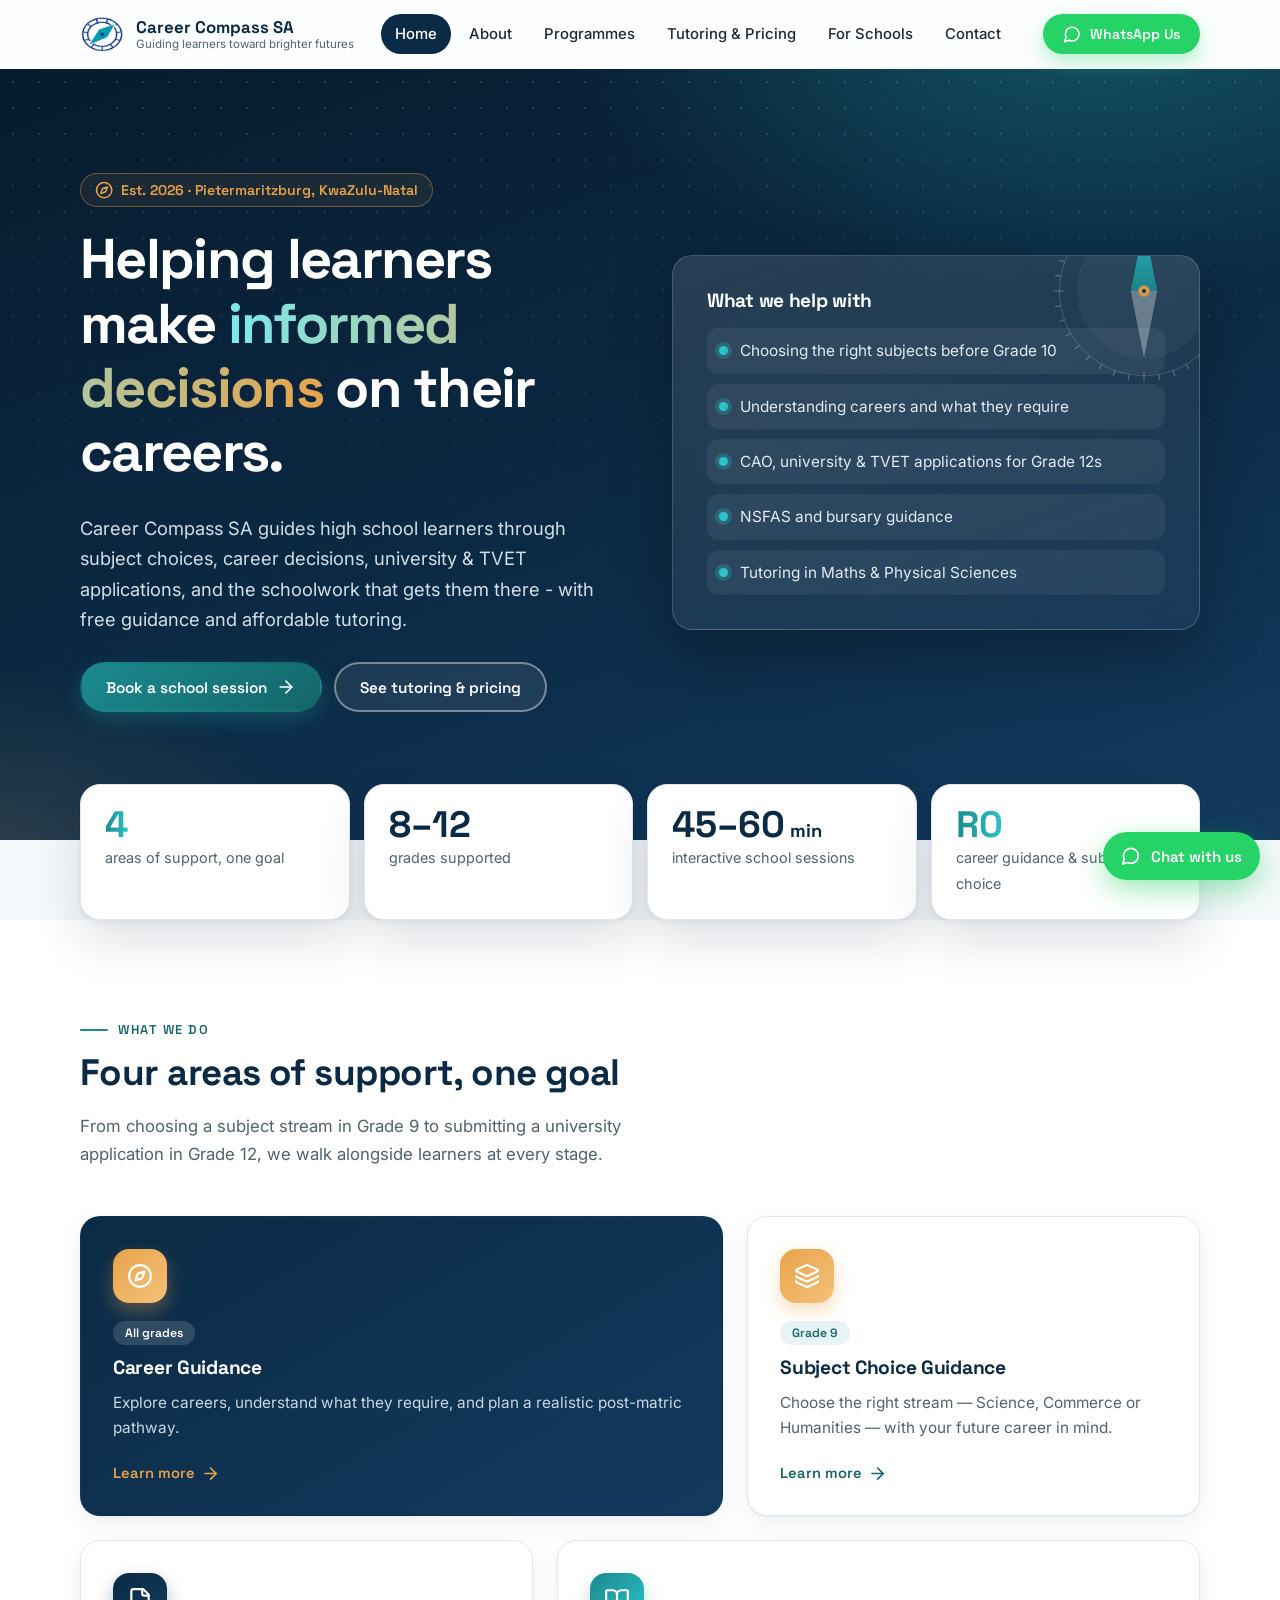
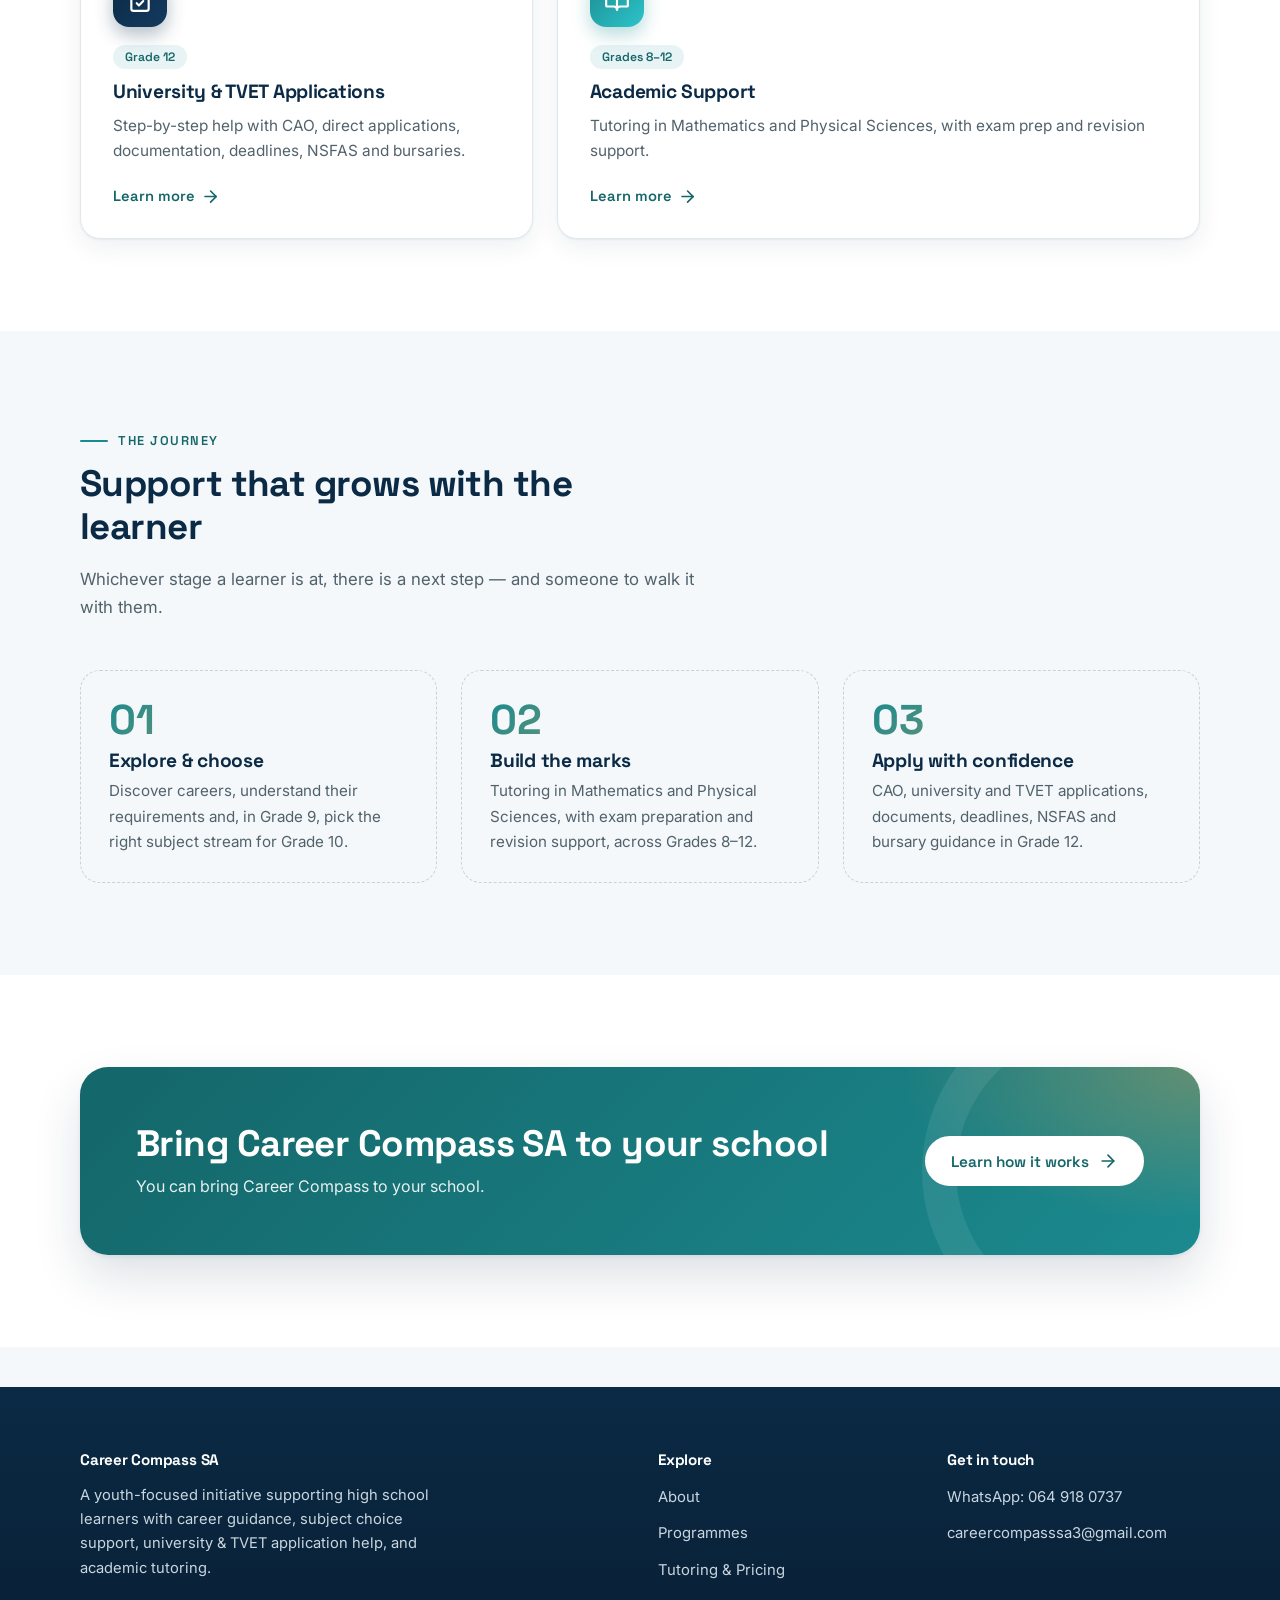
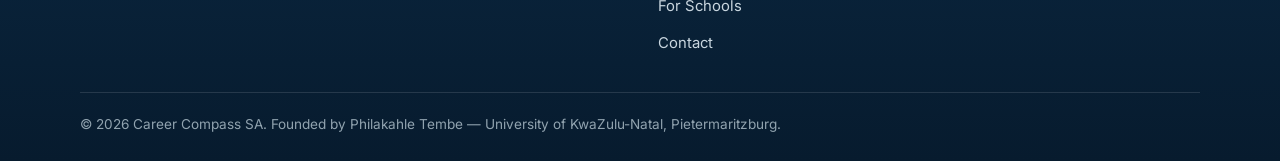
<file: index.html>
<!DOCTYPE html>
<html lang="en">
<head>
<meta charset="UTF-8">
<meta name="viewport" content="width=device-width, initial-scale=1.0">
<title>Career Compass SA - Guiding Learners Toward Brighter Futures</title>
<meta name="description" content="Career Compass SA offers career guidance, subject choice support, university & TVET application help, and academic tutoring for South African high school learners.">
<link rel="preconnect" href="https://fonts.googleapis.com">
<link href="https://fonts.googleapis.com/css2?family=Space+Grotesk:wght@500;600;700&family=Inter:wght@400;500;600&display=swap" rel="stylesheet">
<link rel="icon" type="image/png" href="images/logo.png">
<meta name="theme-color" content="#0B2A45">
<script>document.documentElement.classList.add("js")</script>
<link rel="stylesheet" href="css/style.css">
</head>
<body>
  <div class="progress" aria-hidden="true"></div>

  <header class="site-header">
    <nav class="nav">
      <a href="index.html" class="brand">
        <img src="images/logo.png" alt="Career Compass SA logo" class="brand-mark">
        <span class="brand-text">
          <strong>Career Compass SA</strong>
          <span>Guiding learners toward brighter futures</span>
        </span>
      </a>
      <ul class="nav-links" id="navLinks">
        <li><a href="index.html" aria-current="page">Home</a></li>
        <li><a href="about.html">About</a></li>
            <li><a href="programmes.html">Programmes</a></li>
        <li><a href="tutoring.html">Tutoring &amp; Pricing</a></li>
        <li><a href="schools.html">For Schools</a></li>
        <li><a href="contact.html">Contact</a></li>
      </ul>
      <div class="nav-cta">
        <a href="https://wa.me/27649180737" class="btn btn-whatsapp btn-sm" target="_blank" rel="noopener"><svg class="i" viewBox="0 0 24 24" aria-hidden="true"><path d="M7.9 20A9 9 0 1 0 4 16.1L2 22Z"/></svg>WhatsApp Us</a>
        <button class="nav-toggle" aria-label="Toggle navigation" aria-expanded="false">
          <span></span><span></span><span></span>
        </button>
      </div>
    </nav>
  </header>

  <section class="hero">
    <div class="container">
      <div>
        <div class="hero-eyebrow"><svg class="i" viewBox="0 0 24 24" aria-hidden="true"><circle cx="12" cy="12" r="10"/><path d="m16.24 7.76-1.8 5.41a2 2 0 0 1-1.27 1.27L7.76 16.24l1.8-5.41a2 2 0 0 1 1.27-1.27z"/></svg>Est. 2026 · Pietermaritzburg, KwaZulu-Natal</div>
        <h1>Helping learners make <span class="grad">informed decisions</span> on their careers.</h1>
        <p>Career Compass SA guides high school learners through subject choices, career decisions, university &amp; TVET applications, and the schoolwork that gets them there - with free guidance and affordable tutoring.</p>
        <div class="hero-actions">
          <a href="schools.html" class="btn btn-primary">Book a school session<svg class="i" viewBox="0 0 24 24" aria-hidden="true"><path d="M5 12h14"/><path d="m12 5 7 7-7 7"/></svg></a>
          <a href="tutoring.html" class="btn btn-ghost">See tutoring &amp; pricing</a>
        </div>
      </div>
      <div class="hero-panel">
        <svg class="compass " viewBox="0 0 400 400" aria-hidden="true"><defs><linearGradient id="ng" x1="0" y1="0" x2="0" y2="1"><stop offset="0" stop-color="#2CC4CA"/><stop offset="1" stop-color="#1B8A8F"/></linearGradient></defs><g class="ring" stroke="rgba(255,255,255,.35)" stroke-width="2"><line x1="200" y1="10" x2="200" y2="30" transform="rotate(0 200 200)"/><line x1="200" y1="10" x2="200" y2="22" transform="rotate(10 200 200)"/><line x1="200" y1="10" x2="200" y2="22" transform="rotate(20 200 200)"/><line x1="200" y1="10" x2="200" y2="22" transform="rotate(30 200 200)"/><line x1="200" y1="10" x2="200" y2="22" transform="rotate(40 200 200)"/><line x1="200" y1="10" x2="200" y2="22" transform="rotate(50 200 200)"/><line x1="200" y1="10" x2="200" y2="22" transform="rotate(60 200 200)"/><line x1="200" y1="10" x2="200" y2="22" transform="rotate(70 200 200)"/><line x1="200" y1="10" x2="200" y2="22" transform="rotate(80 200 200)"/><line x1="200" y1="10" x2="200" y2="30" transform="rotate(90 200 200)"/><line x1="200" y1="10" x2="200" y2="22" transform="rotate(100 200 200)"/><line x1="200" y1="10" x2="200" y2="22" transform="rotate(110 200 200)"/><line x1="200" y1="10" x2="200" y2="22" transform="rotate(120 200 200)"/><line x1="200" y1="10" x2="200" y2="22" transform="rotate(130 200 200)"/><line x1="200" y1="10" x2="200" y2="22" transform="rotate(140 200 200)"/><line x1="200" y1="10" x2="200" y2="22" transform="rotate(150 200 200)"/><line x1="200" y1="10" x2="200" y2="22" transform="rotate(160 200 200)"/><line x1="200" y1="10" x2="200" y2="22" transform="rotate(170 200 200)"/><line x1="200" y1="10" x2="200" y2="30" transform="rotate(180 200 200)"/><line x1="200" y1="10" x2="200" y2="22" transform="rotate(190 200 200)"/><line x1="200" y1="10" x2="200" y2="22" transform="rotate(200 200 200)"/><line x1="200" y1="10" x2="200" y2="22" transform="rotate(210 200 200)"/><line x1="200" y1="10" x2="200" y2="22" transform="rotate(220 200 200)"/><line x1="200" y1="10" x2="200" y2="22" transform="rotate(230 200 200)"/><line x1="200" y1="10" x2="200" y2="22" transform="rotate(240 200 200)"/><line x1="200" y1="10" x2="200" y2="22" transform="rotate(250 200 200)"/><line x1="200" y1="10" x2="200" y2="22" transform="rotate(260 200 200)"/><line x1="200" y1="10" x2="200" y2="30" transform="rotate(270 200 200)"/><line x1="200" y1="10" x2="200" y2="22" transform="rotate(280 200 200)"/><line x1="200" y1="10" x2="200" y2="22" transform="rotate(290 200 200)"/><line x1="200" y1="10" x2="200" y2="22" transform="rotate(300 200 200)"/><line x1="200" y1="10" x2="200" y2="22" transform="rotate(310 200 200)"/><line x1="200" y1="10" x2="200" y2="22" transform="rotate(320 200 200)"/><line x1="200" y1="10" x2="200" y2="22" transform="rotate(330 200 200)"/><line x1="200" y1="10" x2="200" y2="22" transform="rotate(340 200 200)"/><line x1="200" y1="10" x2="200" y2="22" transform="rotate(350 200 200)"/></g><circle cx="200" cy="200" r="178" fill="none" stroke="rgba(255,255,255,.2)" stroke-width="2"/><circle cx="200" cy="200" r="140" fill="rgba(255,255,255,.04)" stroke="rgba(255,255,255,.14)" stroke-dasharray="4 8" stroke-width="2"/><g class="needle"><polygon points="200,60 228,200 172,200" fill="url(#ng)"/><polygon points="200,340 228,200 172,200" fill="rgba(255,255,255,.35)"/></g><circle cx="200" cy="200" r="12" fill="#E8A34A"/><circle cx="200" cy="200" r="4" fill="#0B2A45"/></svg>
        <h3>What we help with</h3>
        <ul>
          <li>Choosing the right subjects before Grade 10</li>
          <li>Understanding careers and what they require</li>
          <li>CAO, university &amp; TVET applications for Grade 12s</li>
          <li>NSFAS and bursary guidance</li>
          <li>Tutoring in Maths &amp; Physical Sciences</li>
        </ul>
      </div>
    </div>
  </section>

  <section class="stats"><div class="container"><div class="stat-grid"><div class="stat" data-reveal style="--d:0ms"><b><em>4</em></b><span>areas of support, one goal</span></div><div class="stat" data-reveal style="--d:90ms"><b>8–12</b><span>grades supported</span></div><div class="stat" data-reveal style="--d:180ms"><b>45–60<small style="font-size:.5em"> min</small></b><span>interactive school sessions</span></div><div class="stat" data-reveal style="--d:270ms"><b><em>R0</em></b><span>career guidance &amp; subject choice</span></div></div></div></section>

  <section class="alt">
    <div class="container">
      <div class="section-head" data-reveal>
        <span class="eyebrow">What we do</span>
        <h2>Four areas of support, one goal</h2>
        <p>From choosing a subject stream in Grade 9 to submitting a university application in Grade 12, we walk alongside learners at every stage.</p>
      </div>
      <div class="bento">
        <div class="card card-feature" data-reveal style="--d:0ms">
          <div class="icon-box amber"><svg class="i" viewBox="0 0 24 24" aria-hidden="true"><circle cx="12" cy="12" r="10"/><path d="m16.24 7.76-1.8 5.41a2 2 0 0 1-1.27 1.27L7.76 16.24l1.8-5.41a2 2 0 0 1 1.27-1.27z"/></svg></div><span class="card-tag">All grades</span>
          <h3>Career Guidance</h3>
          <p >Explore careers, understand what they require, and plan a realistic post-matric pathway.</p>
          <a class="more" href="programmes.html#career-guidance">Learn more<svg class="i" viewBox="0 0 24 24" aria-hidden="true"><path d="M5 12h14"/><path d="m12 5 7 7-7 7"/></svg></a>
        </div>
        <div class="card " data-reveal style="--d:90ms">
          <div class="icon-box amber"><svg class="i" viewBox="0 0 24 24" aria-hidden="true"><path d="M12.83 2.18a2 2 0 0 0-1.66 0L2.6 6.08a1 1 0 0 0 0 1.83l8.58 3.91a2 2 0 0 0 1.66 0l8.58-3.9a1 1 0 0 0 0-1.83z"/><path d="M2 12a1 1 0 0 0 .58.91l8.6 3.91a2 2 0 0 0 1.65 0l8.58-3.9A1 1 0 0 0 22 12"/><path d="M2 17a1 1 0 0 0 .58.91l8.6 3.91a2 2 0 0 0 1.65 0l8.58-3.9A1 1 0 0 0 22 17"/></svg></div><span class="card-tag">Grade 9</span>
          <h3>Subject Choice Guidance</h3>
          <p >Choose the right stream — Science, Commerce or Humanities — with your future career in mind.</p>
          <a class="more" href="programmes.html#subject-choice">Learn more<svg class="i" viewBox="0 0 24 24" aria-hidden="true"><path d="M5 12h14"/><path d="m12 5 7 7-7 7"/></svg></a>
        </div>
        <div class="card " data-reveal style="--d:180ms">
          <div class="icon-box navy"><svg class="i" viewBox="0 0 24 24" aria-hidden="true"><path d="M15 2H6a2 2 0 0 0-2 2v16a2 2 0 0 0 2 2h12a2 2 0 0 0 2-2V7z"/><path d="M14 2v4a2 2 0 0 0 2 2h4"/><path d="m9 15 2 2 4-4"/></svg></div><span class="card-tag">Grade 12</span>
          <h3>University &amp; TVET Applications</h3>
          <p >Step-by-step help with CAO, direct applications, documentation, deadlines, NSFAS and bursaries.</p>
          <a class="more" href="programmes.html#applications">Learn more<svg class="i" viewBox="0 0 24 24" aria-hidden="true"><path d="M5 12h14"/><path d="m12 5 7 7-7 7"/></svg></a>
        </div>
        <div class="card " data-reveal style="--d:270ms">
          <div class="icon-box "><svg class="i" viewBox="0 0 24 24" aria-hidden="true"><path d="M12 7v14"/><path d="M3 18a1 1 0 0 1-1-1V4a1 1 0 0 1 1-1h5a4 4 0 0 1 4 4 4 4 0 0 1 4-4h5a1 1 0 0 1 1 1v13a1 1 0 0 1-1 1h-6a3 3 0 0 0-3 3 3 3 0 0 0-3-3z"/></svg></div><span class="card-tag">Grades 8–12</span>
          <h3>Academic Support</h3>
          <p >Tutoring in Mathematics and Physical Sciences, with exam prep and revision support.</p>
          <a class="more" href="programmes.html#academic-support">Learn more<svg class="i" viewBox="0 0 24 24" aria-hidden="true"><path d="M5 12h14"/><path d="m12 5 7 7-7 7"/></svg></a>
        </div>
      </div>
    </div>
  </section>

  <section><div class="container"><div class="section-head" data-reveal><span class="eyebrow">The journey</span><h2>Support that grows with the learner</h2><p>Whichever stage a learner is at, there is a next step — and someone to walk it with them.</p></div><div class="journey"><div data-reveal><h3>Explore &amp; choose</h3><p>Discover careers, understand their requirements and, in Grade 9, pick the right subject stream for Grade 10.</p></div><div data-reveal style="--d:100ms"><h3>Build the marks</h3><p>Tutoring in Mathematics and Physical Sciences, with exam preparation and revision support, across Grades 8–12.</p></div><div data-reveal style="--d:200ms"><h3>Apply with confidence</h3><p>CAO, university and TVET applications, documents, deadlines, NSFAS and bursary guidance in Grade 12.</p></div></div></div></section>

  <section class="alt">
    <div class="container">
      <div class="cta-band" data-reveal>
        <div>
          <h2>Bring Career Compass SA to your school</h2>
          <p style="color:rgba(255,255,255,0.9); margin:8px 0 0;">You can bring Career Compass to your school.</p>
        </div>
        <a href="schools.html" class="btn btn-outline">Learn how it works<svg class="i" viewBox="0 0 24 24" aria-hidden="true"><path d="M5 12h14"/><path d="m12 5 7 7-7 7"/></svg></a>
      </div>
    </div>
  </section>

  <footer class="site-footer">
    <div class="container">
      <div class="footer-grid">
        <div>
          <h4>Career Compass SA</h4>
          <p style="max-width:42ch; color:#C9D6DF; font-size:0.92rem;">A youth-focused initiative supporting high school learners with career guidance, subject choice support, university &amp; TVET application help, and academic tutoring.</p>
        </div>
        <div>
          <h4>Explore</h4>
          <ul>
            <li><a href="about.html">About</a></li>
            <li><a href="programmes.html">Programmes</a></li>
            <li><a href="tutoring.html">Tutoring &amp; Pricing</a></li>
            <li><a href="schools.html">For Schools</a></li>
            <li><a href="contact.html">Contact</a></li>
          </ul>
        </div>
        <div>
          <h4>Get in touch</h4>
          <ul>
            <li><a href="https://wa.me/27649180737" target="_blank" rel="noopener">WhatsApp: 064 918 0737</a></li>
            <li><a href="mailto:careercompasssa3@gmail.com">careercompasssa3@gmail.com</a></li>
          </ul>
        </div>
      </div>
      <div class="footer-bottom">
        &copy; 2026 Career Compass SA. Founded by Philakahle Tembe &mdash; University of KwaZulu-Natal, Pietermaritzburg.
      </div>
    </div>
  </footer>
  <a href="https://wa.me/27649180737" class="wa-float" target="_blank" rel="noopener" aria-label="Chat on WhatsApp"><svg class="i" viewBox="0 0 24 24" aria-hidden="true"><path d="M7.9 20A9 9 0 1 0 4 16.1L2 22Z"/></svg><span>Chat with us</span></a>
  <script src="js/script.js"></script>
</body>
</html>
</file>
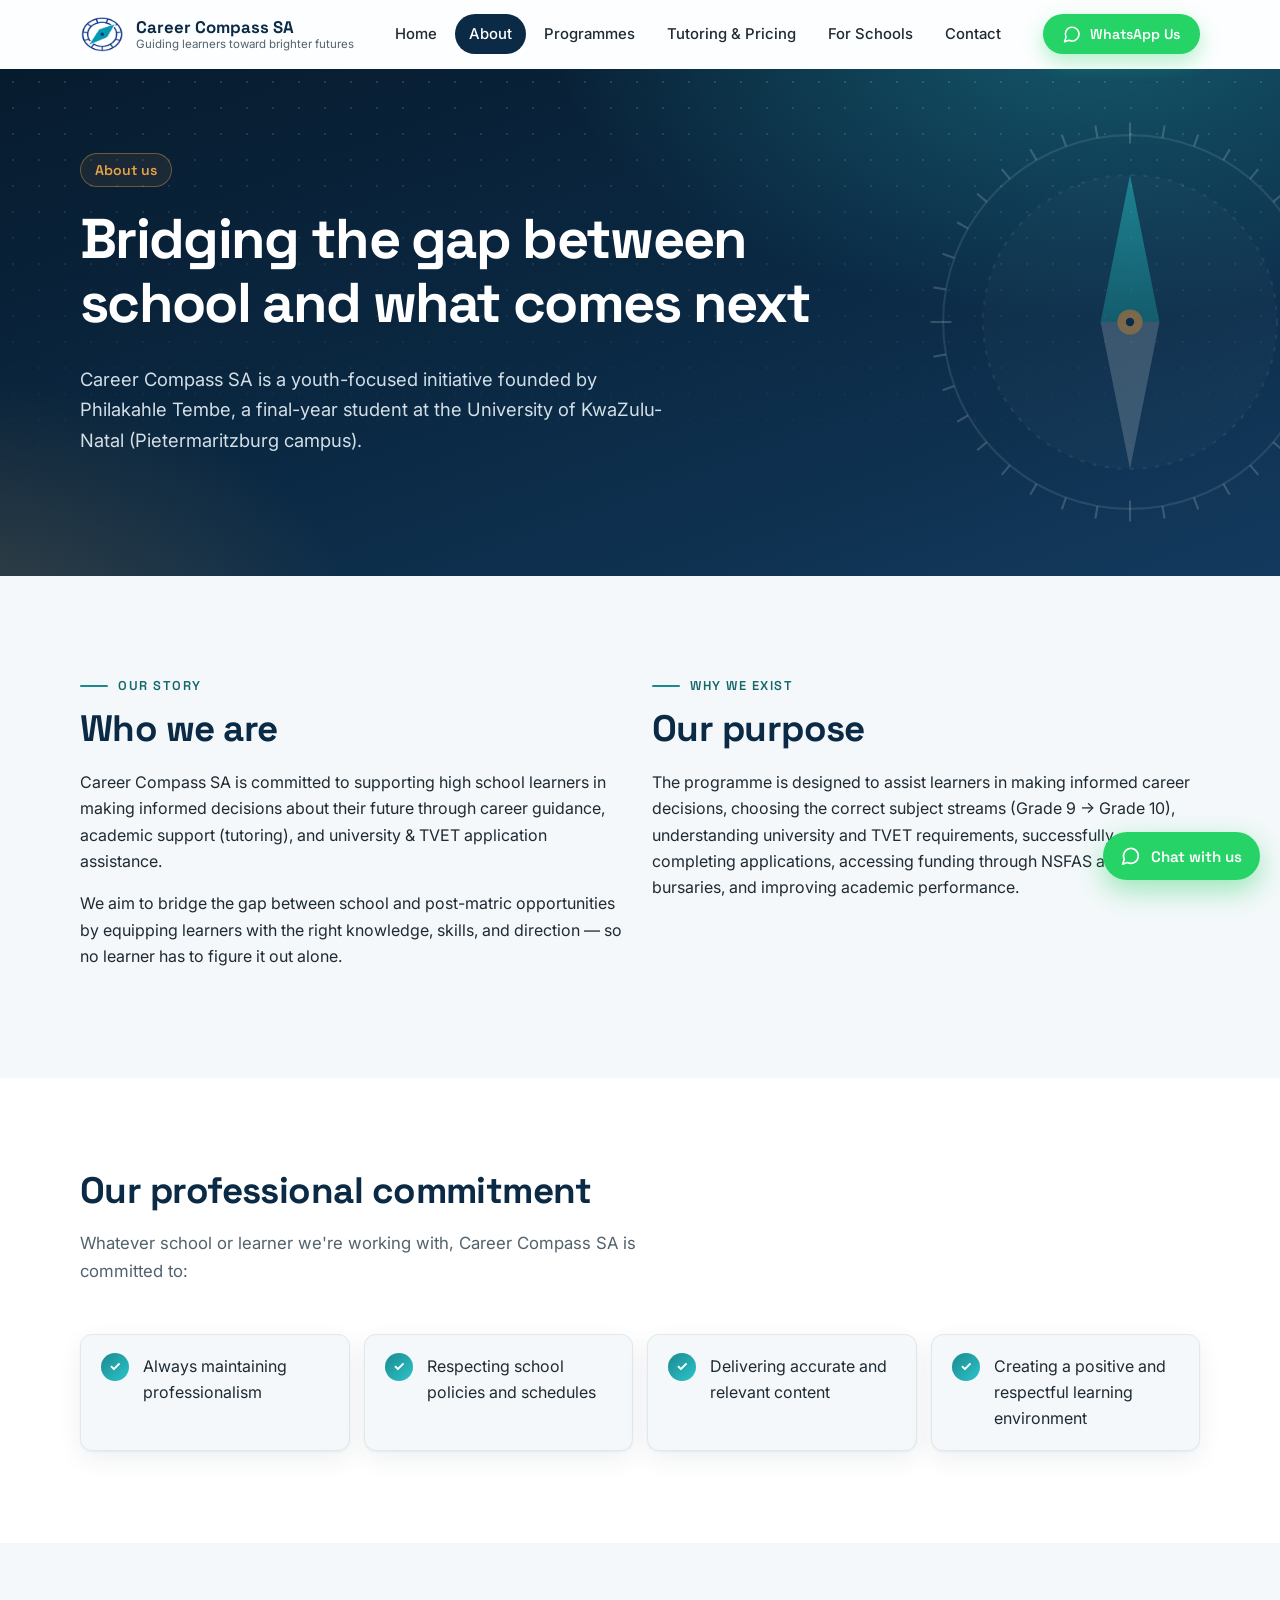
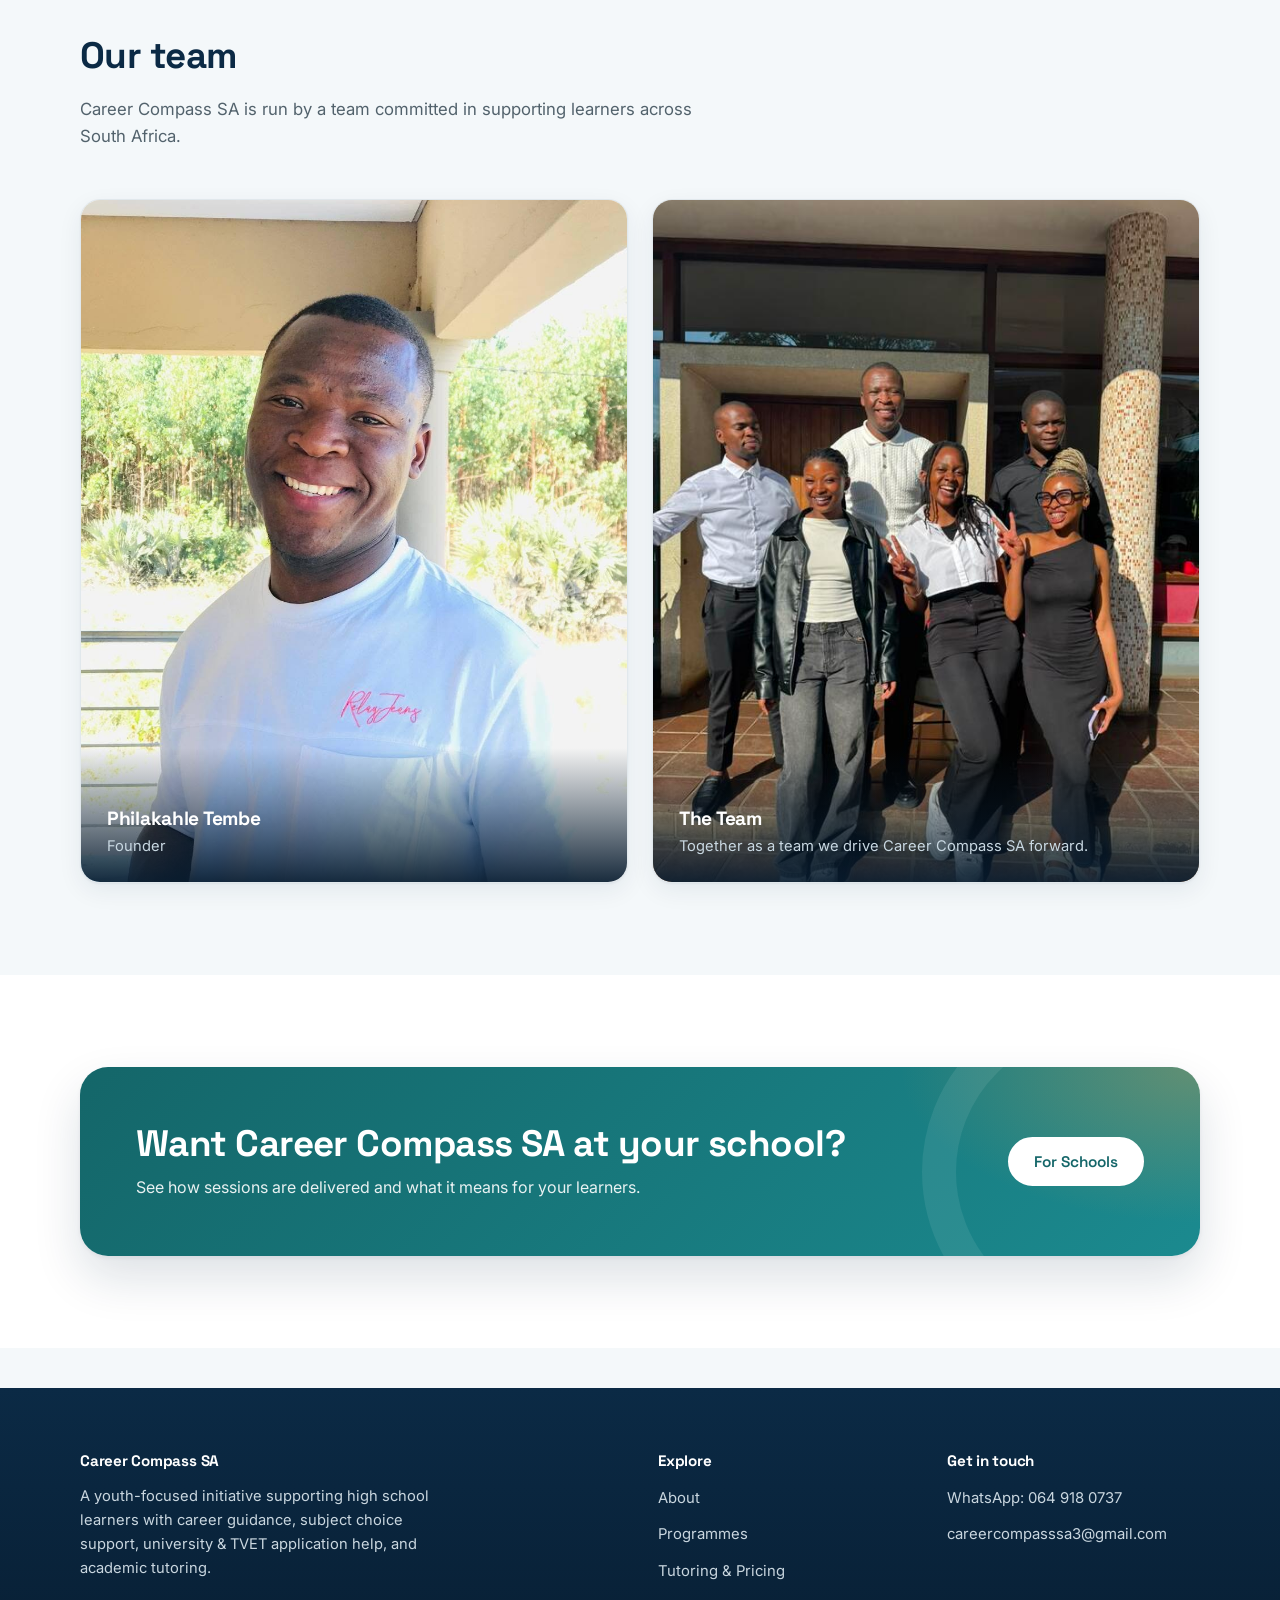
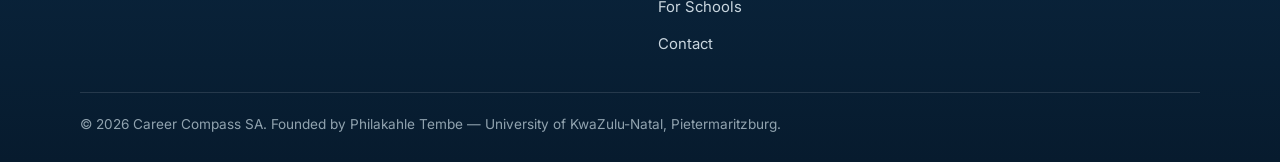
<file: about.html>
<!DOCTYPE html>
<html lang="en">
<head>
<meta charset="UTF-8">
<meta name="viewport" content="width=device-width, initial-scale=1.0">
<title>About - Career Compass SA</title>
<meta name="description" content="Career Compass SA is a youth-focused initiative founded by Philakahle Tembe, a final-year UKZN student, supporting high school learners across South Africa.">
<link rel="preconnect" href="https://fonts.googleapis.com">
<link href="https://fonts.googleapis.com/css2?family=Space+Grotesk:wght@500;600;700&family=Inter:wght@400;500;600&display=swap" rel="stylesheet">
<link rel="icon" type="image/png" href="images/logo.png">
<meta name="theme-color" content="#0B2A45">
<script>document.documentElement.classList.add("js")</script>
<link rel="stylesheet" href="css/style.css">
</head>
<body>
  <div class="progress" aria-hidden="true"></div>

  <header class="site-header">
    <nav class="nav">
      <a href="index.html" class="brand">
        <img src="images/logo.png" alt="Career Compass SA logo" class="brand-mark">
        <span class="brand-text">
          <strong>Career Compass SA</strong>
          <span>Guiding learners toward brighter futures</span>
        </span>
      </a>
      <ul class="nav-links" id="navLinks">
        <li><a href="index.html">Home</a></li>
        <li><a href="about.html" aria-current="page">About</a></li>
            <li><a href="programmes.html">Programmes</a></li>
        <li><a href="tutoring.html">Tutoring &amp; Pricing</a></li>
        <li><a href="schools.html">For Schools</a></li>
        <li><a href="contact.html">Contact</a></li>
      </ul>
      <div class="nav-cta">
        <a href="https://wa.me/27649180737" class="btn btn-whatsapp btn-sm" target="_blank" rel="noopener"><svg class="i" viewBox="0 0 24 24" aria-hidden="true"><path d="M7.9 20A9 9 0 1 0 4 16.1L2 22Z"/></svg>WhatsApp Us</a>
        <button class="nav-toggle" aria-label="Toggle navigation" aria-expanded="false">
          <span></span><span></span><span></span>
        </button>
      </div>
    </nav>
  </header>

  <section class="hero hero--sub">
    <svg class="compass " viewBox="0 0 400 400" aria-hidden="true"><defs><linearGradient id="ng" x1="0" y1="0" x2="0" y2="1"><stop offset="0" stop-color="#2CC4CA"/><stop offset="1" stop-color="#1B8A8F"/></linearGradient></defs><g class="ring" stroke="rgba(255,255,255,.35)" stroke-width="2"><line x1="200" y1="10" x2="200" y2="30" transform="rotate(0 200 200)"/><line x1="200" y1="10" x2="200" y2="22" transform="rotate(10 200 200)"/><line x1="200" y1="10" x2="200" y2="22" transform="rotate(20 200 200)"/><line x1="200" y1="10" x2="200" y2="22" transform="rotate(30 200 200)"/><line x1="200" y1="10" x2="200" y2="22" transform="rotate(40 200 200)"/><line x1="200" y1="10" x2="200" y2="22" transform="rotate(50 200 200)"/><line x1="200" y1="10" x2="200" y2="22" transform="rotate(60 200 200)"/><line x1="200" y1="10" x2="200" y2="22" transform="rotate(70 200 200)"/><line x1="200" y1="10" x2="200" y2="22" transform="rotate(80 200 200)"/><line x1="200" y1="10" x2="200" y2="30" transform="rotate(90 200 200)"/><line x1="200" y1="10" x2="200" y2="22" transform="rotate(100 200 200)"/><line x1="200" y1="10" x2="200" y2="22" transform="rotate(110 200 200)"/><line x1="200" y1="10" x2="200" y2="22" transform="rotate(120 200 200)"/><line x1="200" y1="10" x2="200" y2="22" transform="rotate(130 200 200)"/><line x1="200" y1="10" x2="200" y2="22" transform="rotate(140 200 200)"/><line x1="200" y1="10" x2="200" y2="22" transform="rotate(150 200 200)"/><line x1="200" y1="10" x2="200" y2="22" transform="rotate(160 200 200)"/><line x1="200" y1="10" x2="200" y2="22" transform="rotate(170 200 200)"/><line x1="200" y1="10" x2="200" y2="30" transform="rotate(180 200 200)"/><line x1="200" y1="10" x2="200" y2="22" transform="rotate(190 200 200)"/><line x1="200" y1="10" x2="200" y2="22" transform="rotate(200 200 200)"/><line x1="200" y1="10" x2="200" y2="22" transform="rotate(210 200 200)"/><line x1="200" y1="10" x2="200" y2="22" transform="rotate(220 200 200)"/><line x1="200" y1="10" x2="200" y2="22" transform="rotate(230 200 200)"/><line x1="200" y1="10" x2="200" y2="22" transform="rotate(240 200 200)"/><line x1="200" y1="10" x2="200" y2="22" transform="rotate(250 200 200)"/><line x1="200" y1="10" x2="200" y2="22" transform="rotate(260 200 200)"/><line x1="200" y1="10" x2="200" y2="30" transform="rotate(270 200 200)"/><line x1="200" y1="10" x2="200" y2="22" transform="rotate(280 200 200)"/><line x1="200" y1="10" x2="200" y2="22" transform="rotate(290 200 200)"/><line x1="200" y1="10" x2="200" y2="22" transform="rotate(300 200 200)"/><line x1="200" y1="10" x2="200" y2="22" transform="rotate(310 200 200)"/><line x1="200" y1="10" x2="200" y2="22" transform="rotate(320 200 200)"/><line x1="200" y1="10" x2="200" y2="22" transform="rotate(330 200 200)"/><line x1="200" y1="10" x2="200" y2="22" transform="rotate(340 200 200)"/><line x1="200" y1="10" x2="200" y2="22" transform="rotate(350 200 200)"/></g><circle cx="200" cy="200" r="178" fill="none" stroke="rgba(255,255,255,.2)" stroke-width="2"/><circle cx="200" cy="200" r="140" fill="rgba(255,255,255,.04)" stroke="rgba(255,255,255,.14)" stroke-dasharray="4 8" stroke-width="2"/><g class="needle"><polygon points="200,60 228,200 172,200" fill="url(#ng)"/><polygon points="200,340 228,200 172,200" fill="rgba(255,255,255,.35)"/></g><circle cx="200" cy="200" r="12" fill="#E8A34A"/><circle cx="200" cy="200" r="4" fill="#0B2A45"/></svg>
    <div class="container">
      <div>
        <div class="hero-eyebrow">About us</div>
        <h1>Bridging the gap between school and what comes next</h1>
        <p>Career Compass SA is a youth-focused initiative founded by Philakahle Tembe, a final-year student at the University of KwaZulu-Natal (Pietermaritzburg campus).</p>
      </div>
    </div>
  </section>

  <section>
    <div class="container">
      <div class="grid grid-2">
        <div data-reveal>
          <span class="eyebrow">Our story</span>
          <h2>Who we are</h2>
          <p>Career Compass SA is committed to supporting high school learners in making informed decisions about their future through career guidance, academic support (tutoring), and university &amp; TVET application assistance.</p>
          <p>We aim to bridge the gap between school and post-matric opportunities by equipping learners with the right knowledge, skills, and direction — so no learner has to figure it out alone.</p>
        </div>
        <div data-reveal style="--d:120ms">
          <span class="eyebrow">Why we exist</span>
          <h2>Our purpose</h2>
          <p>The programme is designed to assist learners in making informed career decisions, choosing the correct subject streams (Grade 9 → Grade 10), understanding university and TVET requirements, successfully completing applications, accessing funding through NSFAS and bursaries, and improving academic performance.</p>
        </div>
      </div>
    </div>
  </section>

  <section class="alt">
    <div class="container">
      <div class="section-head" data-reveal>
        <h2>Our professional commitment</h2>
        <p>Whatever school or learner we're working with, Career Compass SA is committed to:</p>
      </div>
      <ul class="value-list" data-reveal>
        <li>Always maintaining professionalism</li>
        <li>Respecting school policies and schedules</li>
        <li>Delivering accurate and relevant content</li>
        <li>Creating a positive and respectful learning environment</li>
      </ul>
    </div>
  </section>

  <section>
    <div class="container">
      <div class="section-head" data-reveal>
        <h2>Our team</h2>
        <p>Career Compass SA is run by a team committed in supporting learners across South Africa.</p>
      </div>
      <div class="grid grid-2">
        <div class="card card-photo" data-reveal><img src="images/people/philakahle-tembe.jpeg" alt="Philakahle Tembe, Founder of Career Compass SA" loading="lazy"><div class="cap"><h3>Philakahle Tembe</h3><p>Founder</p></div></div>
        <div class="card card-photo" data-reveal><img src="images/people/founders.jpg" alt="Career Compass SA founding team" loading="lazy"><div class="cap"><h3>The Team</h3><p>Together as a team we drive Career Compass SA forward.</p></div></div>
      </div>
    </div>
  </section>

  <section class="alt">
    <div class="container">
      <div class="cta-band" data-reveal>
        <div>
          <h2>Want Career Compass SA at your school?</h2>
          <p style="color:rgba(255,255,255,0.9); margin:8px 0 0;">See how sessions are delivered and what it means for your learners.</p>
        </div>
        <a href="schools.html" class="btn btn-outline">For Schools</a>
      </div>
    </div>
  </section>

  <footer class="site-footer">
    <div class="container">
      <div class="footer-grid">
        <div>
          <h4>Career Compass SA</h4>
          <p style="max-width:42ch; color:#C9D6DF; font-size:0.92rem;">A youth-focused initiative supporting high school learners with career guidance, subject choice support, university &amp; TVET application help, and academic tutoring.</p>
        </div>
        <div>
          <h4>Explore</h4>
          <ul>
            <li><a href="about.html">About</a></li>
            <li><a href="programmes.html">Programmes</a></li>
            <li><a href="tutoring.html">Tutoring &amp; Pricing</a></li>
            <li><a href="schools.html">For Schools</a></li>
            <li><a href="contact.html">Contact</a></li>
          </ul>
        </div>
        <div>
          <h4>Get in touch</h4>
          <ul>
            <li><a href="https://wa.me/27649180737" target="_blank" rel="noopener">WhatsApp: 064 918 0737</a></li>
            <li><a href="mailto:careercompasssa3@gmail.com">careercompasssa3@gmail.com</a></li>
          </ul>
        </div>
      </div>
      <div class="footer-bottom">
        &copy; 2026 Career Compass SA. Founded by Philakahle Tembe &mdash; University of KwaZulu-Natal, Pietermaritzburg.
      </div>
    </div>
  </footer>
  <a href="https://wa.me/27649180737" class="wa-float" target="_blank" rel="noopener" aria-label="Chat on WhatsApp"><svg class="i" viewBox="0 0 24 24" aria-hidden="true"><path d="M7.9 20A9 9 0 1 0 4 16.1L2 22Z"/></svg><span>Chat with us</span></a>
  <script src="js/script.js"></script>
</body>
</html>
</file>
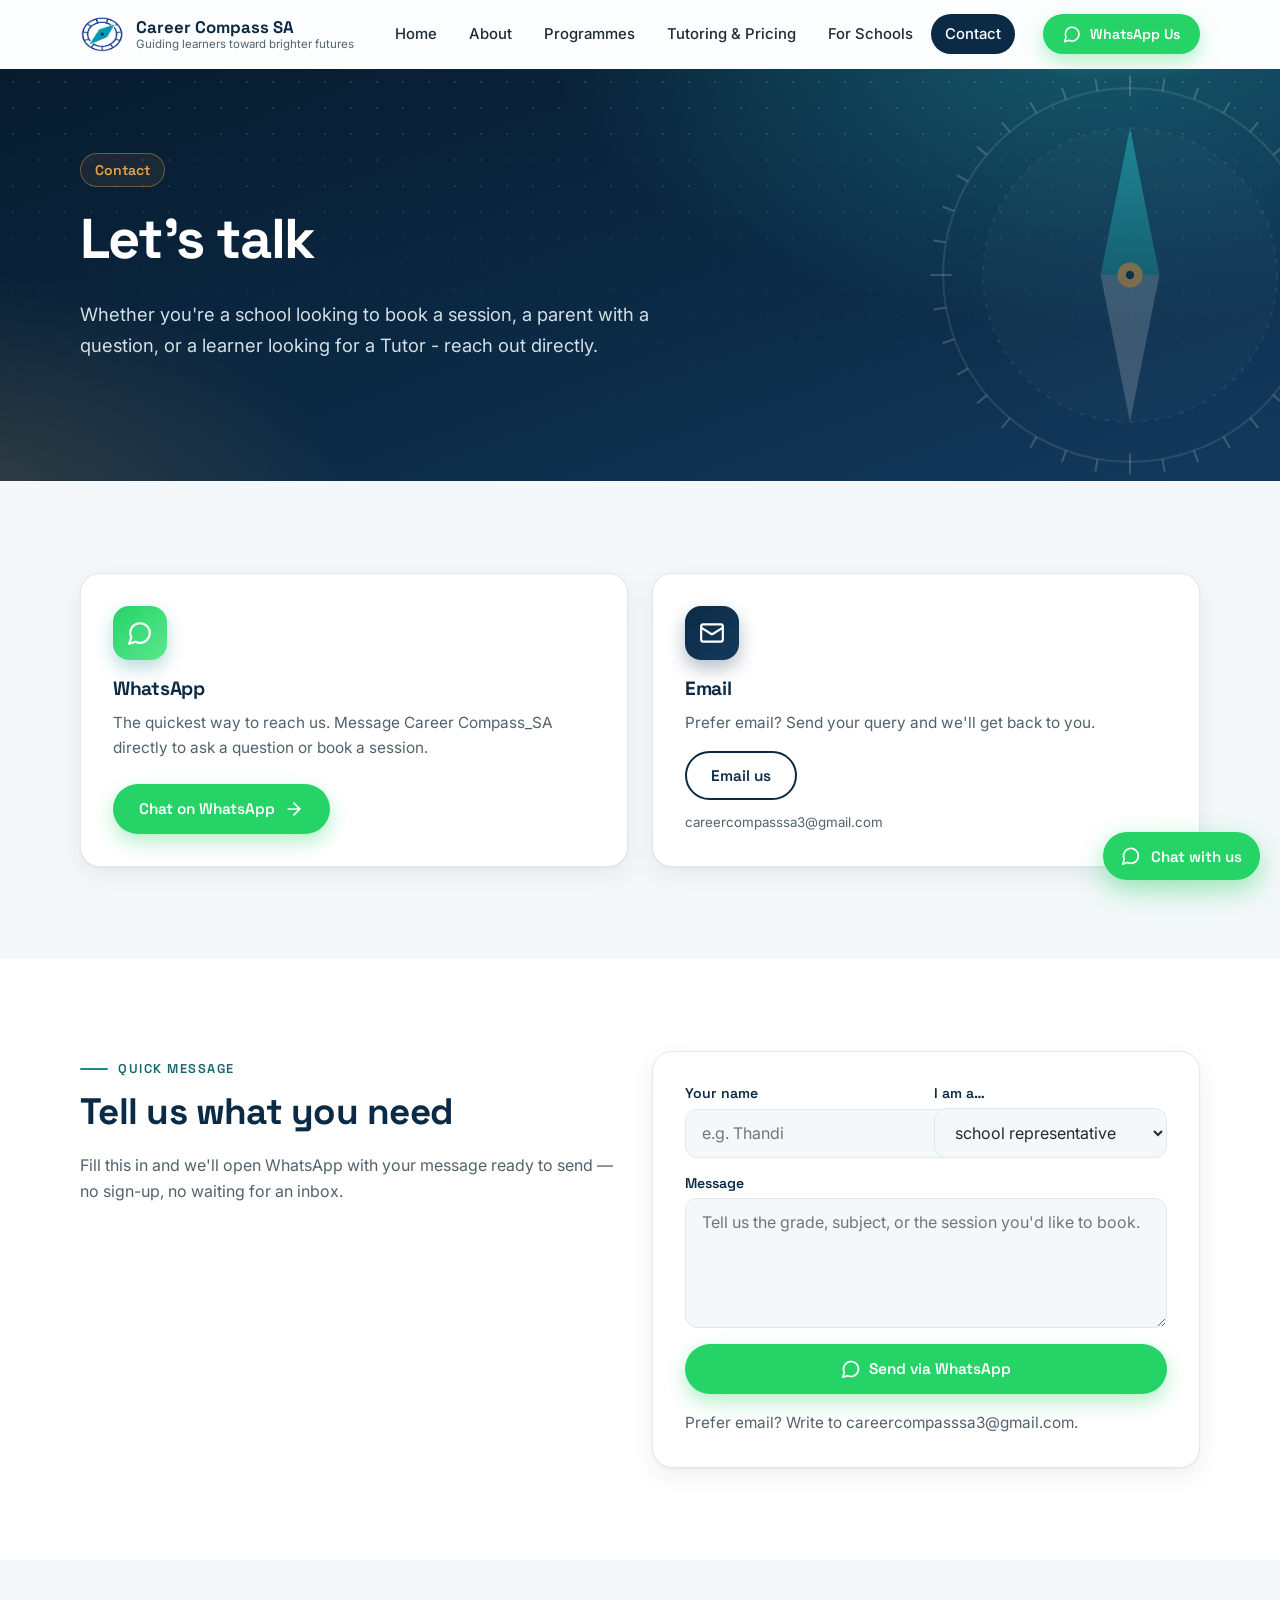
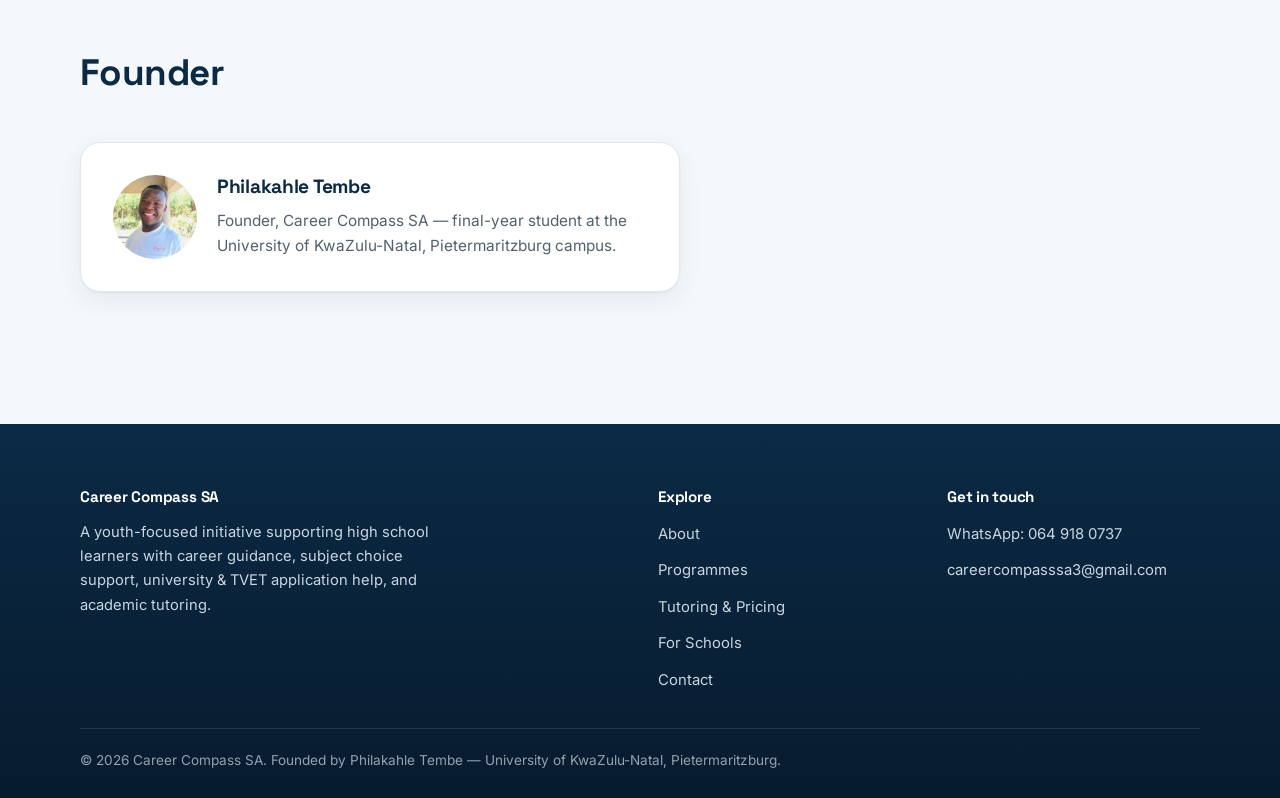
<file: contact.html>
<!DOCTYPE html>
<html lang="en">
<head>
<meta charset="UTF-8">
<meta name="viewport" content="width=device-width, initial-scale=1.0">
<title>Contact - Career Compass SA</title>
<meta name="description" content="Get in touch with Career Compass SA on WhatsApp or email to book a school session or ask about tutoring.">
<link rel="preconnect" href="https://fonts.googleapis.com">
<link href="https://fonts.googleapis.com/css2?family=Space+Grotesk:wght@500;600;700&family=Inter:wght@400;500;600&display=swap" rel="stylesheet">
<link rel="icon" type="image/png" href="images/logo.png">
<meta name="theme-color" content="#0B2A45">
<script>document.documentElement.classList.add("js")</script>
<link rel="stylesheet" href="css/style.css">
</head>
<body>
  <div class="progress" aria-hidden="true"></div>

  <header class="site-header">
    <nav class="nav">
      <a href="index.html" class="brand">
        <img src="images/logo.png" alt="Career Compass SA logo" class="brand-mark">
        <span class="brand-text">
          <strong>Career Compass SA</strong>
          <span>Guiding learners toward brighter futures</span>
        </span>
      </a>
      <ul class="nav-links" id="navLinks">
        <li><a href="index.html">Home</a></li>
        <li><a href="about.html">About</a></li>
            <li><a href="programmes.html">Programmes</a></li>
        <li><a href="tutoring.html">Tutoring &amp; Pricing</a></li>
        <li><a href="schools.html">For Schools</a></li>
        <li><a href="contact.html" aria-current="page">Contact</a></li>
      </ul>
      <div class="nav-cta">
        <a href="https://wa.me/27649180737" class="btn btn-whatsapp btn-sm" target="_blank" rel="noopener"><svg class="i" viewBox="0 0 24 24" aria-hidden="true"><path d="M7.9 20A9 9 0 1 0 4 16.1L2 22Z"/></svg>WhatsApp Us</a>
        <button class="nav-toggle" aria-label="Toggle navigation" aria-expanded="false">
          <span></span><span></span><span></span>
        </button>
      </div>
    </nav>
  </header>

  <section class="hero hero--sub">
    <svg class="compass " viewBox="0 0 400 400" aria-hidden="true"><defs><linearGradient id="ng" x1="0" y1="0" x2="0" y2="1"><stop offset="0" stop-color="#2CC4CA"/><stop offset="1" stop-color="#1B8A8F"/></linearGradient></defs><g class="ring" stroke="rgba(255,255,255,.35)" stroke-width="2"><line x1="200" y1="10" x2="200" y2="30" transform="rotate(0 200 200)"/><line x1="200" y1="10" x2="200" y2="22" transform="rotate(10 200 200)"/><line x1="200" y1="10" x2="200" y2="22" transform="rotate(20 200 200)"/><line x1="200" y1="10" x2="200" y2="22" transform="rotate(30 200 200)"/><line x1="200" y1="10" x2="200" y2="22" transform="rotate(40 200 200)"/><line x1="200" y1="10" x2="200" y2="22" transform="rotate(50 200 200)"/><line x1="200" y1="10" x2="200" y2="22" transform="rotate(60 200 200)"/><line x1="200" y1="10" x2="200" y2="22" transform="rotate(70 200 200)"/><line x1="200" y1="10" x2="200" y2="22" transform="rotate(80 200 200)"/><line x1="200" y1="10" x2="200" y2="30" transform="rotate(90 200 200)"/><line x1="200" y1="10" x2="200" y2="22" transform="rotate(100 200 200)"/><line x1="200" y1="10" x2="200" y2="22" transform="rotate(110 200 200)"/><line x1="200" y1="10" x2="200" y2="22" transform="rotate(120 200 200)"/><line x1="200" y1="10" x2="200" y2="22" transform="rotate(130 200 200)"/><line x1="200" y1="10" x2="200" y2="22" transform="rotate(140 200 200)"/><line x1="200" y1="10" x2="200" y2="22" transform="rotate(150 200 200)"/><line x1="200" y1="10" x2="200" y2="22" transform="rotate(160 200 200)"/><line x1="200" y1="10" x2="200" y2="22" transform="rotate(170 200 200)"/><line x1="200" y1="10" x2="200" y2="30" transform="rotate(180 200 200)"/><line x1="200" y1="10" x2="200" y2="22" transform="rotate(190 200 200)"/><line x1="200" y1="10" x2="200" y2="22" transform="rotate(200 200 200)"/><line x1="200" y1="10" x2="200" y2="22" transform="rotate(210 200 200)"/><line x1="200" y1="10" x2="200" y2="22" transform="rotate(220 200 200)"/><line x1="200" y1="10" x2="200" y2="22" transform="rotate(230 200 200)"/><line x1="200" y1="10" x2="200" y2="22" transform="rotate(240 200 200)"/><line x1="200" y1="10" x2="200" y2="22" transform="rotate(250 200 200)"/><line x1="200" y1="10" x2="200" y2="22" transform="rotate(260 200 200)"/><line x1="200" y1="10" x2="200" y2="30" transform="rotate(270 200 200)"/><line x1="200" y1="10" x2="200" y2="22" transform="rotate(280 200 200)"/><line x1="200" y1="10" x2="200" y2="22" transform="rotate(290 200 200)"/><line x1="200" y1="10" x2="200" y2="22" transform="rotate(300 200 200)"/><line x1="200" y1="10" x2="200" y2="22" transform="rotate(310 200 200)"/><line x1="200" y1="10" x2="200" y2="22" transform="rotate(320 200 200)"/><line x1="200" y1="10" x2="200" y2="22" transform="rotate(330 200 200)"/><line x1="200" y1="10" x2="200" y2="22" transform="rotate(340 200 200)"/><line x1="200" y1="10" x2="200" y2="22" transform="rotate(350 200 200)"/></g><circle cx="200" cy="200" r="178" fill="none" stroke="rgba(255,255,255,.2)" stroke-width="2"/><circle cx="200" cy="200" r="140" fill="rgba(255,255,255,.04)" stroke="rgba(255,255,255,.14)" stroke-dasharray="4 8" stroke-width="2"/><g class="needle"><polygon points="200,60 228,200 172,200" fill="url(#ng)"/><polygon points="200,340 228,200 172,200" fill="rgba(255,255,255,.35)"/></g><circle cx="200" cy="200" r="12" fill="#E8A34A"/><circle cx="200" cy="200" r="4" fill="#0B2A45"/></svg>
    <div class="container">
      <div>
        <div class="hero-eyebrow">Contact</div>
        <h1>Let's talk</h1>
        <p>Whether you're a school looking to book a session, a parent with a question, or a learner looking for a Tutor - reach out directly.</p>
      </div>
    </div>
  </section>

  <section>
    <div class="container">
      <div class="contact-grid">
        <div class="card contact-card" data-reveal>
          <div class="icon-box" style="background:linear-gradient(135deg,#25D366,#5BE88F)"><svg class="i" viewBox="0 0 24 24" aria-hidden="true"><path d="M7.9 20A9 9 0 1 0 4 16.1L2 22Z"/></svg></div><h3>WhatsApp</h3>
          <p >The quickest way to reach us. Message Career Compass_SA directly to ask a question or book a session.</p>
          <a href="https://wa.me/27649180737" class="btn btn-whatsapp" target="_blank" rel="noopener">Chat on WhatsApp<svg class="i" viewBox="0 0 24 24" aria-hidden="true"><path d="M5 12h14"/><path d="m12 5 7 7-7 7"/></svg></a>
          <!-- <small>064 918 0737</small> -->
        </div>
        <div class="card contact-card" data-reveal>
          <div class="icon-box navy"><svg class="i" viewBox="0 0 24 24" aria-hidden="true"><rect width="20" height="16" x="2" y="4" rx="2"/><path d="m22 7-8.97 5.7a1.94 1.94 0 0 1-2.06 0L2 7"/></svg></div><h3>Email</h3>
          <p >Prefer email? Send your query and we'll get back to you.</p>
          <a href="mailto:careercompasssa3@gmail.com" class="btn btn-outline">Email us</a>
          <small>careercompasssa3@gmail.com</small>
        </div>
      </div>
    </div>
  </section>

  <section class="alt"><div class="container"><div class="grid grid-2" style="align-items:start"><div data-reveal><span class="eyebrow">Quick message</span><h2>Tell us what you need</h2><p style="color:var(--ink-soft)">Fill this in and we'll open WhatsApp with your message ready to send — no sign-up, no waiting for an inbox.</p></div><form id="contactForm" class="card form" action="https://wa.me/27649180737" method="get" target="_blank" data-reveal style="--d:100ms"><div class="form-row"><label>Your name<input name="name" required autocomplete="name" placeholder="e.g. Thandi"></label><label>I am a…<select name="role"><option>school representative</option><option>parent</option><option>learner</option><option>other</option></select></label></div><label>Message<textarea name="message" required placeholder="Tell us the grade, subject, or the session you'd like to book."></textarea></label><button class="btn btn-whatsapp" type="submit"><svg class="i" viewBox="0 0 24 24" aria-hidden="true"><path d="M7.9 20A9 9 0 1 0 4 16.1L2 22Z"/></svg>Send via WhatsApp</button><p class="form-note">Prefer email? Write to careercompasssa3@gmail.com.</p></form></div></div></section>

  <section>
    <div class="container">
      <div class="section-head" data-reveal>
        <h2>Founder</h2>
      </div>
      <div class="card" data-reveal style="max-width:60ch;flex-direction:row;align-items:center;gap:20px"><img src="images/people/philakahle-tembe.jpeg" alt="Philakahle Tembe" loading="lazy" style="width:84px;height:84px;border-radius:50%;object-fit:cover;object-position:50% 25%;flex-shrink:0"><div>
        <h3>Philakahle Tembe</h3>
        <p style="color:var(--ink-soft); margin:0;">Founder, Career Compass SA — final-year student at the University of KwaZulu-Natal, Pietermaritzburg campus.</p>
      </div></div>
    </div>
  </section>

  <footer class="site-footer">
    <div class="container">
      <div class="footer-grid">
        <div>
          <h4>Career Compass SA</h4>
          <p style="max-width:42ch; color:#C9D6DF; font-size:0.92rem;">A youth-focused initiative supporting high school learners with career guidance, subject choice support, university &amp; TVET application help, and academic tutoring.</p>
        </div>
        <div>
          <h4>Explore</h4>
          <ul>
            <li><a href="about.html">About</a></li>
            <li><a href="programmes.html">Programmes</a></li>
            <li><a href="tutoring.html">Tutoring &amp; Pricing</a></li>
            <li><a href="schools.html">For Schools</a></li>
            <li><a href="contact.html">Contact</a></li>
          </ul>
        </div>
        <div>
          <h4>Get in touch</h4>
          <ul>
            <li><a href="https://wa.me/27649180737" target="_blank" rel="noopener">WhatsApp: 064 918 0737</a></li>
            <li><a href="mailto:careercompasssa3@gmail.com">careercompasssa3@gmail.com</a></li>
          </ul>
        </div>
      </div>
      <div class="footer-bottom">
        &copy; 2026 Career Compass SA. Founded by Philakahle Tembe &mdash; University of KwaZulu-Natal, Pietermaritzburg.
      </div>
    </div>
  </footer>
  <a href="https://wa.me/27649180737" class="wa-float" target="_blank" rel="noopener" aria-label="Chat on WhatsApp"><svg class="i" viewBox="0 0 24 24" aria-hidden="true"><path d="M7.9 20A9 9 0 1 0 4 16.1L2 22Z"/></svg><span>Chat with us</span></a>
  <script src="js/script.js"></script>
</body>
</html>
</file>
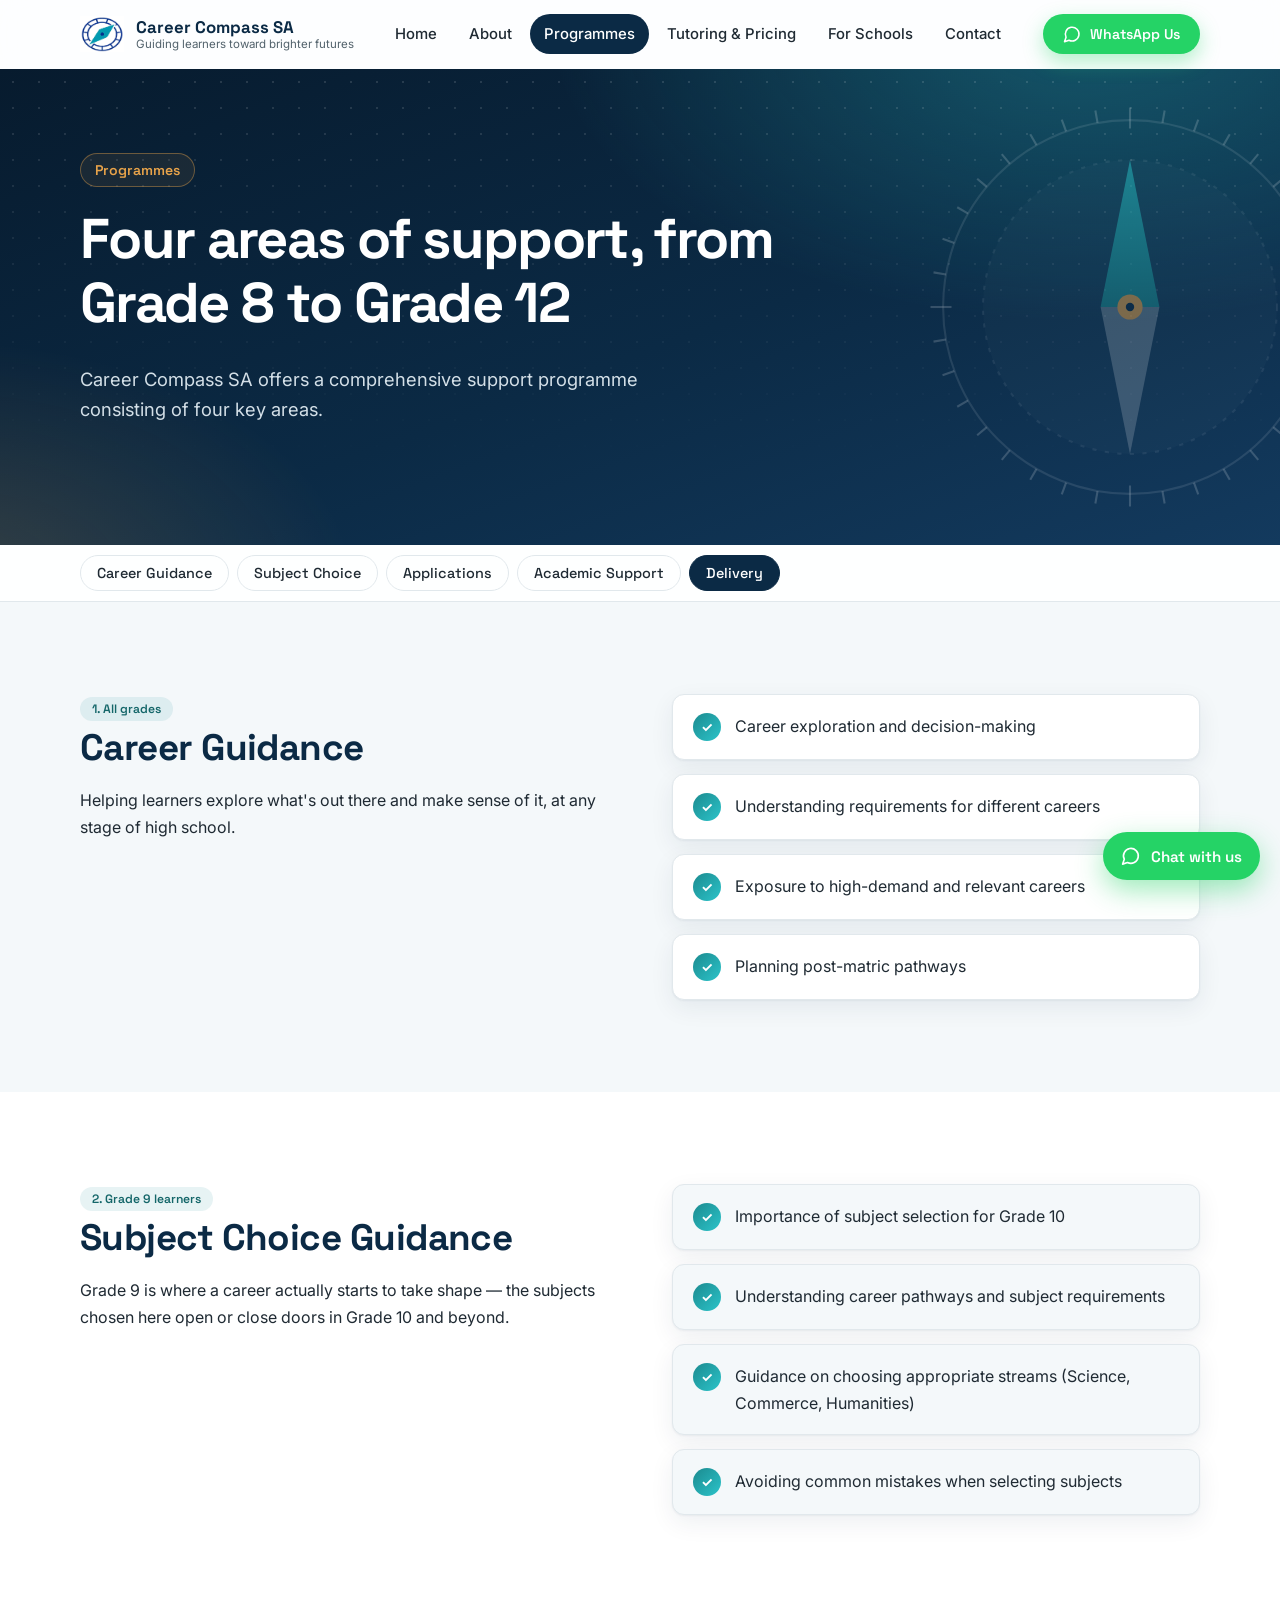
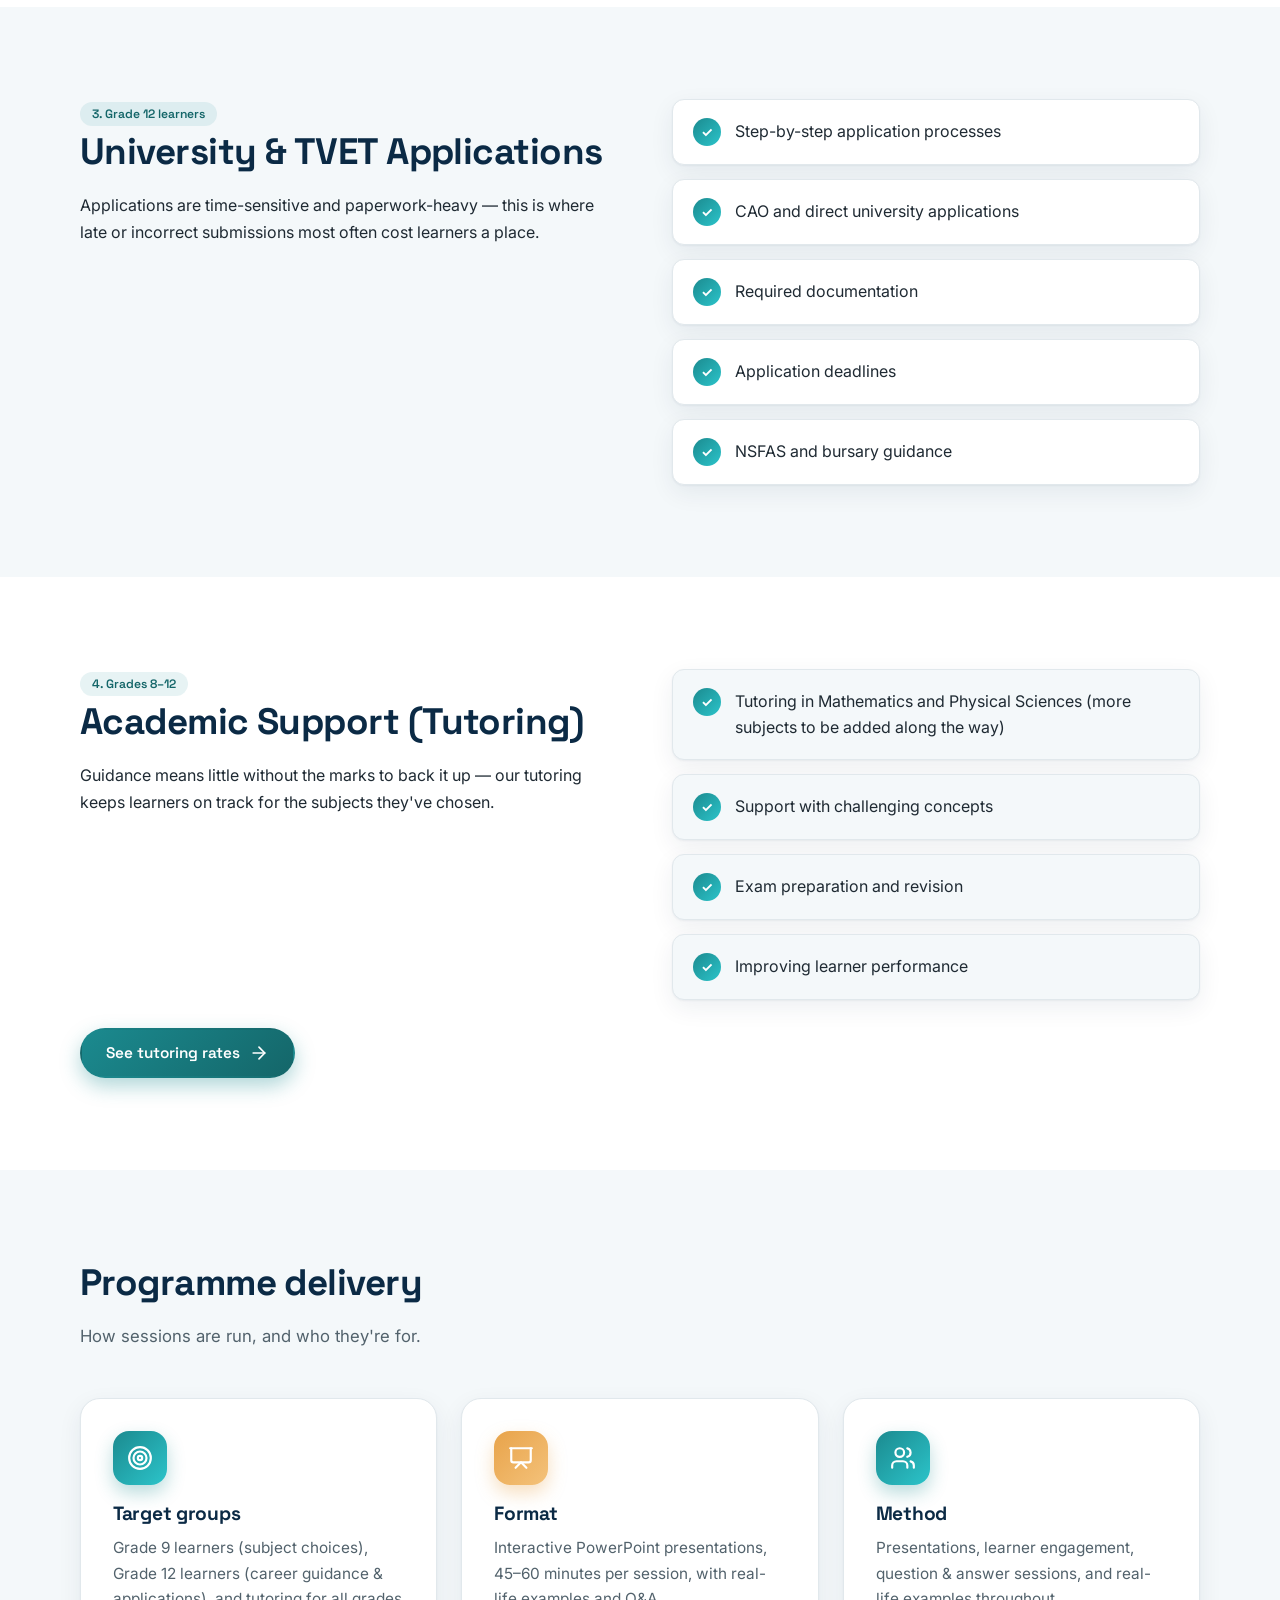
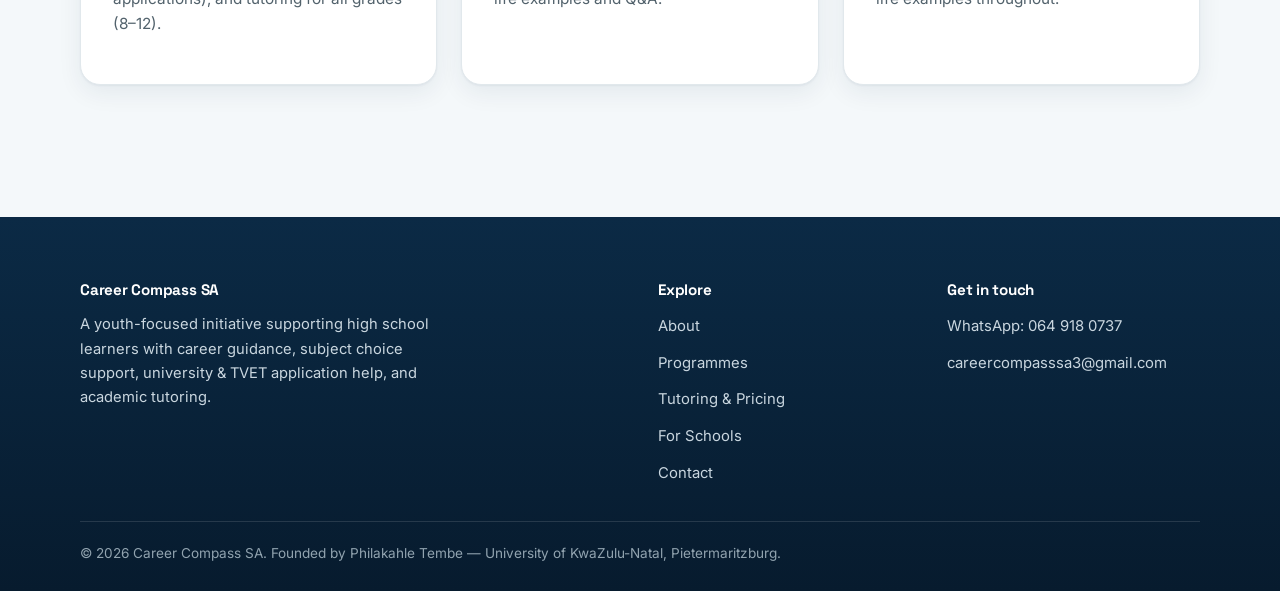
<file: programmes.html>
<!DOCTYPE html>
<html lang="en">
<head>
<meta charset="UTF-8">
<meta name="viewport" content="width=device-width, initial-scale=1.0">
<title>Programmes - Career Compass SA</title>
<meta name="description" content="Career Guidance, Subject Choice Guidance, University & TVET Applications, and Academic Support — the four programme areas of Career Compass SA.">
<link rel="preconnect" href="https://fonts.googleapis.com">
<link href="https://fonts.googleapis.com/css2?family=Space+Grotesk:wght@500;600;700&family=Inter:wght@400;500;600&display=swap" rel="stylesheet">
<link rel="icon" type="image/png" href="images/logo.png">
<meta name="theme-color" content="#0B2A45">
<script>document.documentElement.classList.add("js")</script>
<link rel="stylesheet" href="css/style.css">
</head>
<body>
  <div class="progress" aria-hidden="true"></div>

  <header class="site-header">
    <nav class="nav">
      <a href="index.html" class="brand">
        <img src="images/logo.png" alt="Career Compass SA logo" class="brand-mark">
        <span class="brand-text">
          <strong>Career Compass SA</strong>
          <span>Guiding learners toward brighter futures</span>
        </span>
      </a>
      <ul class="nav-links" id="navLinks">
        <li><a href="index.html">Home</a></li>
        <li><a href="about.html">About</a></li>
        <li><a href="programmes.html" aria-current="page">Programmes</a></li>
        <li><a href="tutoring.html">Tutoring &amp; Pricing</a></li>
        <li><a href="schools.html">For Schools</a></li>
        <li><a href="contact.html">Contact</a></li>
      </ul>
      <div class="nav-cta">
        <a href="https://wa.me/27649180737" class="btn btn-whatsapp btn-sm" target="_blank" rel="noopener"><svg class="i" viewBox="0 0 24 24" aria-hidden="true"><path d="M7.9 20A9 9 0 1 0 4 16.1L2 22Z"/></svg>WhatsApp Us</a>
        <button class="nav-toggle" aria-label="Toggle navigation" aria-expanded="false">
          <span></span><span></span><span></span>
        </button>
      </div>
    </nav>
  </header>

  <section class="hero hero--sub">
    <svg class="compass " viewBox="0 0 400 400" aria-hidden="true"><defs><linearGradient id="ng" x1="0" y1="0" x2="0" y2="1"><stop offset="0" stop-color="#2CC4CA"/><stop offset="1" stop-color="#1B8A8F"/></linearGradient></defs><g class="ring" stroke="rgba(255,255,255,.35)" stroke-width="2"><line x1="200" y1="10" x2="200" y2="30" transform="rotate(0 200 200)"/><line x1="200" y1="10" x2="200" y2="22" transform="rotate(10 200 200)"/><line x1="200" y1="10" x2="200" y2="22" transform="rotate(20 200 200)"/><line x1="200" y1="10" x2="200" y2="22" transform="rotate(30 200 200)"/><line x1="200" y1="10" x2="200" y2="22" transform="rotate(40 200 200)"/><line x1="200" y1="10" x2="200" y2="22" transform="rotate(50 200 200)"/><line x1="200" y1="10" x2="200" y2="22" transform="rotate(60 200 200)"/><line x1="200" y1="10" x2="200" y2="22" transform="rotate(70 200 200)"/><line x1="200" y1="10" x2="200" y2="22" transform="rotate(80 200 200)"/><line x1="200" y1="10" x2="200" y2="30" transform="rotate(90 200 200)"/><line x1="200" y1="10" x2="200" y2="22" transform="rotate(100 200 200)"/><line x1="200" y1="10" x2="200" y2="22" transform="rotate(110 200 200)"/><line x1="200" y1="10" x2="200" y2="22" transform="rotate(120 200 200)"/><line x1="200" y1="10" x2="200" y2="22" transform="rotate(130 200 200)"/><line x1="200" y1="10" x2="200" y2="22" transform="rotate(140 200 200)"/><line x1="200" y1="10" x2="200" y2="22" transform="rotate(150 200 200)"/><line x1="200" y1="10" x2="200" y2="22" transform="rotate(160 200 200)"/><line x1="200" y1="10" x2="200" y2="22" transform="rotate(170 200 200)"/><line x1="200" y1="10" x2="200" y2="30" transform="rotate(180 200 200)"/><line x1="200" y1="10" x2="200" y2="22" transform="rotate(190 200 200)"/><line x1="200" y1="10" x2="200" y2="22" transform="rotate(200 200 200)"/><line x1="200" y1="10" x2="200" y2="22" transform="rotate(210 200 200)"/><line x1="200" y1="10" x2="200" y2="22" transform="rotate(220 200 200)"/><line x1="200" y1="10" x2="200" y2="22" transform="rotate(230 200 200)"/><line x1="200" y1="10" x2="200" y2="22" transform="rotate(240 200 200)"/><line x1="200" y1="10" x2="200" y2="22" transform="rotate(250 200 200)"/><line x1="200" y1="10" x2="200" y2="22" transform="rotate(260 200 200)"/><line x1="200" y1="10" x2="200" y2="30" transform="rotate(270 200 200)"/><line x1="200" y1="10" x2="200" y2="22" transform="rotate(280 200 200)"/><line x1="200" y1="10" x2="200" y2="22" transform="rotate(290 200 200)"/><line x1="200" y1="10" x2="200" y2="22" transform="rotate(300 200 200)"/><line x1="200" y1="10" x2="200" y2="22" transform="rotate(310 200 200)"/><line x1="200" y1="10" x2="200" y2="22" transform="rotate(320 200 200)"/><line x1="200" y1="10" x2="200" y2="22" transform="rotate(330 200 200)"/><line x1="200" y1="10" x2="200" y2="22" transform="rotate(340 200 200)"/><line x1="200" y1="10" x2="200" y2="22" transform="rotate(350 200 200)"/></g><circle cx="200" cy="200" r="178" fill="none" stroke="rgba(255,255,255,.2)" stroke-width="2"/><circle cx="200" cy="200" r="140" fill="rgba(255,255,255,.04)" stroke="rgba(255,255,255,.14)" stroke-dasharray="4 8" stroke-width="2"/><g class="needle"><polygon points="200,60 228,200 172,200" fill="url(#ng)"/><polygon points="200,340 228,200 172,200" fill="rgba(255,255,255,.35)"/></g><circle cx="200" cy="200" r="12" fill="#E8A34A"/><circle cx="200" cy="200" r="4" fill="#0B2A45"/></svg>
    <div class="container">
      <div>
        <div class="hero-eyebrow">Programmes</div>
        <h1>Four areas of support, from Grade 8 to Grade 12</h1>
        <p>Career Compass SA offers a comprehensive support programme consisting of four key areas.</p>
      </div>
    </div>
  </section>

  <nav class="subnav" aria-label="Programme sections"><div class="container"><a href="#career-guidance">Career Guidance</a><a href="#subject-choice">Subject Choice</a><a href="#applications">Applications</a><a href="#academic-support">Academic Support</a><a href="#delivery">Delivery</a></div></nav>

  <section id="career-guidance" class="prog">
    <div class="container">
      <div class="grid grid-2">
        <div data-reveal>
          <span class="card-tag">1. All grades</span>
          <h2>Career Guidance</h2>
          <p>Helping learners explore what's out there and make sense of it, at any stage of high school.</p>
        </div>
        <ul class="value-list" data-reveal>
          <li>Career exploration and decision-making</li>
          <li>Understanding requirements for different careers</li>
          <li>Exposure to high-demand and relevant careers</li>
          <li>Planning post-matric pathways</li>
        </ul>
      </div>
    </div>
  </section>

  <section class="alt prog" id="subject-choice">
    <div class="container">
      <div class="grid grid-2">
        <div data-reveal>
          <span class="card-tag">2. Grade 9 learners</span>
          <h2>Subject Choice Guidance</h2>
          <p>Grade 9 is where a career actually starts to take shape — the subjects chosen here open or close doors in Grade 10 and beyond.</p>
        </div>
        <ul class="value-list" data-reveal>
          <li>Importance of subject selection for Grade 10</li>
          <li>Understanding career pathways and subject requirements</li>
          <li>Guidance on choosing appropriate streams (Science, Commerce, Humanities)</li>
          <li>Avoiding common mistakes when selecting subjects</li>
        </ul>
      </div>
    </div>
  </section>

  <section id="applications" class="prog">
    <div class="container">
      <div class="grid grid-2">
        <div data-reveal>
          <span class="card-tag">3. Grade 12 learners</span>
          <h2>University &amp; TVET Applications</h2>
          <p>Applications are time-sensitive and paperwork-heavy — this is where late or incorrect submissions most often cost learners a place.</p>
        </div>
        <ul class="value-list" data-reveal>
          <li>Step-by-step application processes</li>
          <li>CAO and direct university applications</li>
          <li>Required documentation</li>
          <li>Application deadlines</li>
          <li>NSFAS and bursary guidance</li>
        </ul>
      </div>
    </div>
  </section>

  <section class="alt prog" id="academic-support">
    <div class="container">
      <div class="grid grid-2">
        <div data-reveal>
          <span class="card-tag">4. Grades 8–12</span>
          <h2>Academic Support (Tutoring)</h2>
          <p>Guidance means little without the marks to back it up — our tutoring keeps learners on track for the subjects they've chosen.</p>
        </div>
        <ul class="value-list" data-reveal>
          <li>Tutoring in Mathematics and Physical Sciences (more subjects to be added along the way)</li>
          <li>Support with challenging concepts</li>
          <li>Exam preparation and revision</li>
          <li>Improving learner performance</li>
        </ul>
      </div>
      <div style="margin-top:28px;">
        <a href="tutoring.html" class="btn btn-primary">See tutoring rates<svg class="i" viewBox="0 0 24 24" aria-hidden="true"><path d="M5 12h14"/><path d="m12 5 7 7-7 7"/></svg></a>
      </div>
    </div>
  </section>

  <section id="delivery">
    <div class="container">
      <div class="section-head" data-reveal>
        <h2>Programme delivery</h2>
        <p>How sessions are run, and who they're for.</p>
      </div>
      <div class="grid grid-3">
        <div class="card" data-reveal>
          <div class="icon-box "><svg class="i" viewBox="0 0 24 24" aria-hidden="true"><circle cx="12" cy="12" r="10"/><circle cx="12" cy="12" r="6"/><circle cx="12" cy="12" r="2"/></svg></div><h3>Target groups</h3>
          <p >Grade 9 learners (subject choices), Grade 12 learners (career guidance &amp; applications), and tutoring for all grades (8–12).</p>
        </div>
        <div class="card" data-reveal>
          <div class="icon-box amber"><svg class="i" viewBox="0 0 24 24" aria-hidden="true"><path d="M2 3h20"/><path d="M21 3v11a2 2 0 0 1-2 2H5a2 2 0 0 1-2-2V3"/><path d="m7 21 5-5 5 5"/></svg></div><h3>Format</h3>
          <p >Interactive PowerPoint presentations, 45–60 minutes per session, with real-life examples and Q&amp;A.</p>
        </div>
        <div class="card" data-reveal>
          <div class="icon-box "><svg class="i" viewBox="0 0 24 24" aria-hidden="true"><path d="M16 21v-2a4 4 0 0 0-4-4H6a4 4 0 0 0-4 4v2"/><circle cx="9" cy="7" r="4"/><path d="M22 21v-2a4 4 0 0 0-3-3.87"/><path d="M16 3.13a4 4 0 0 1 0 7.75"/></svg></div><h3>Method</h3>
          <p >Presentations, learner engagement, question &amp; answer sessions, and real-life examples throughout.</p>
        </div>
      </div>
    </div>
  </section>

  <footer class="site-footer">
    <div class="container">
      <div class="footer-grid">
        <div>
          <h4>Career Compass SA</h4>
          <p style="max-width:42ch; color:#C9D6DF; font-size:0.92rem;">A youth-focused initiative supporting high school learners with career guidance, subject choice support, university &amp; TVET application help, and academic tutoring.</p>
        </div>
        <div>
          <h4>Explore</h4>
          <ul>
            <li><a href="about.html">About</a></li>
            <li><a href="programmes.html">Programmes</a></li>
            <li><a href="tutoring.html">Tutoring &amp; Pricing</a></li>
            <li><a href="schools.html">For Schools</a></li>
            <li><a href="contact.html">Contact</a></li>
          </ul>
        </div>
        <div>
          <h4>Get in touch</h4>
          <ul>
            <li><a href="https://wa.me/27649180737" target="_blank" rel="noopener">WhatsApp: 064 918 0737</a></li>
            <li><a href="mailto:careercompasssa3@gmail.com">careercompasssa3@gmail.com</a></li>
          </ul>
        </div>
      </div>
      <div class="footer-bottom">
        &copy; 2026 Career Compass SA. Founded by Philakahle Tembe &mdash; University of KwaZulu-Natal, Pietermaritzburg.
      </div>
    </div>
  </footer>
  <a href="https://wa.me/27649180737" class="wa-float" target="_blank" rel="noopener" aria-label="Chat on WhatsApp"><svg class="i" viewBox="0 0 24 24" aria-hidden="true"><path d="M7.9 20A9 9 0 1 0 4 16.1L2 22Z"/></svg><span>Chat with us</span></a>
  <script src="js/script.js"></script>
</body>
</html>
</file>
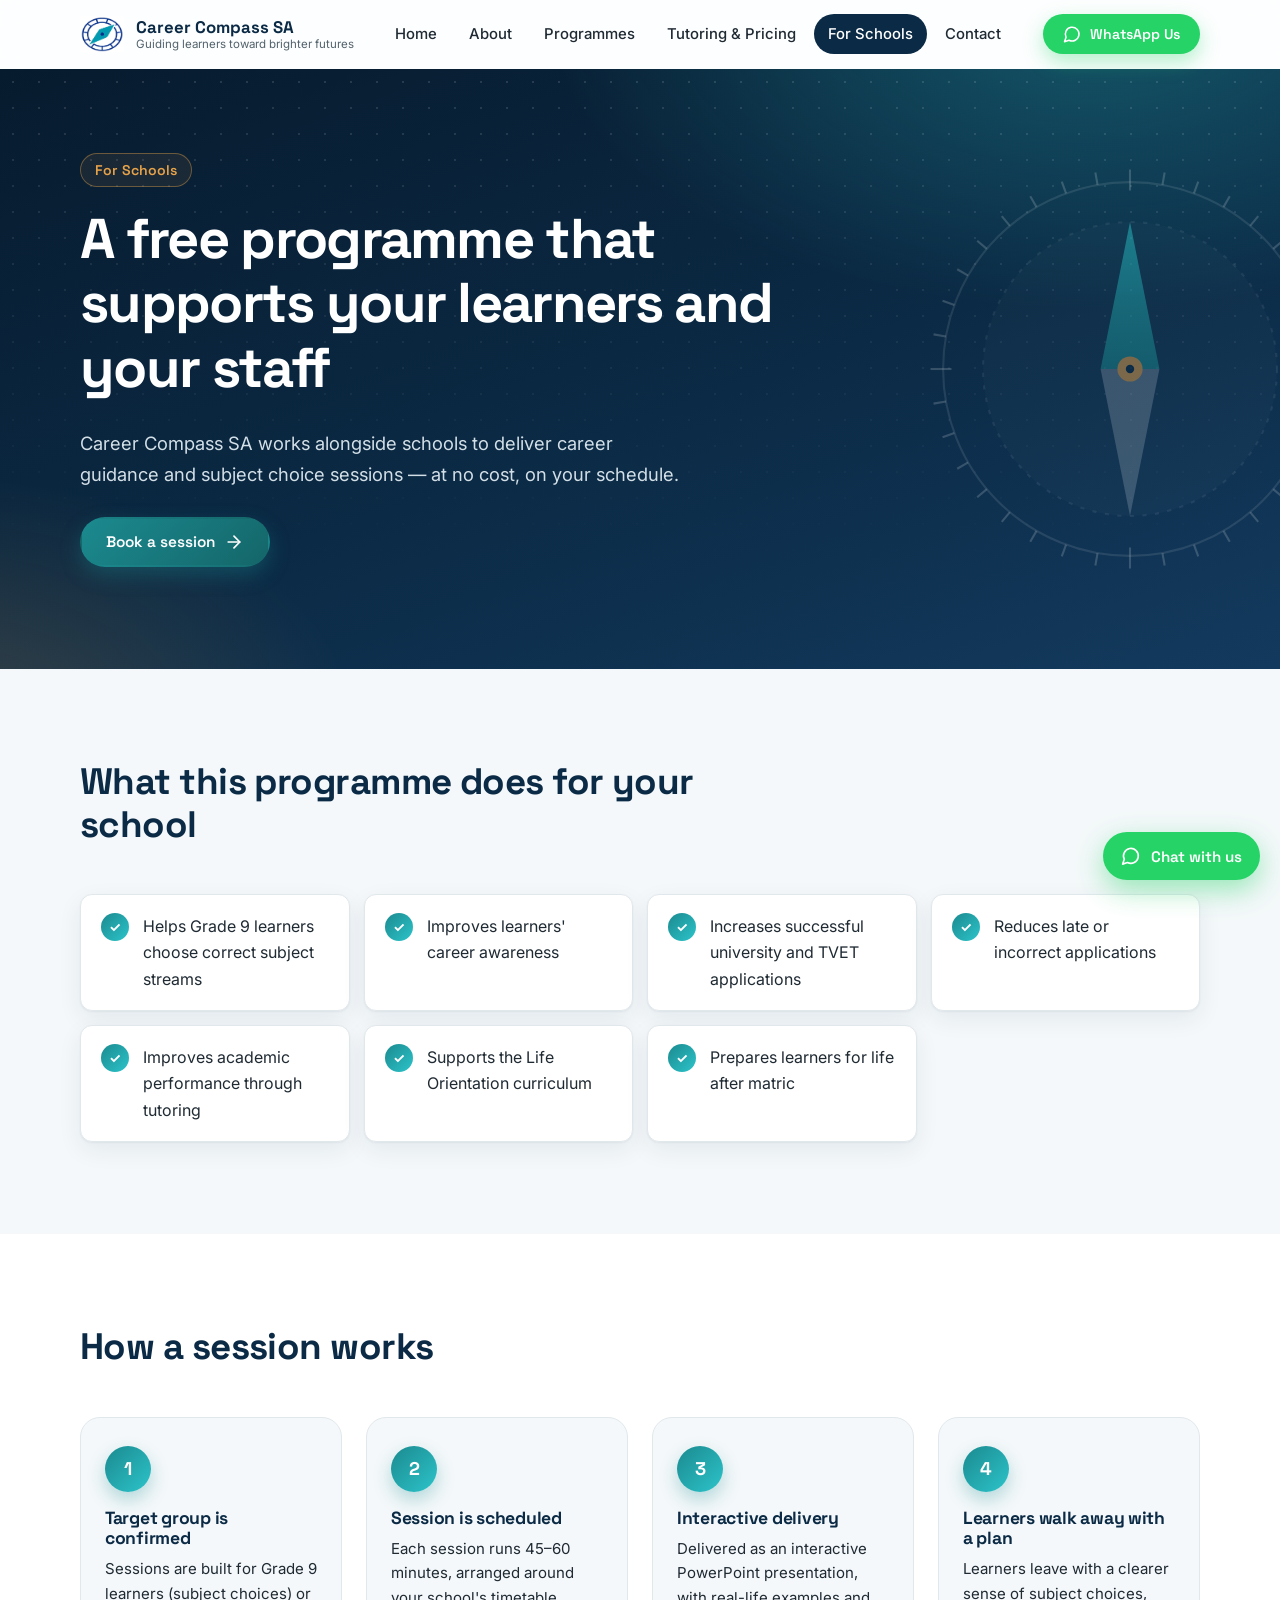
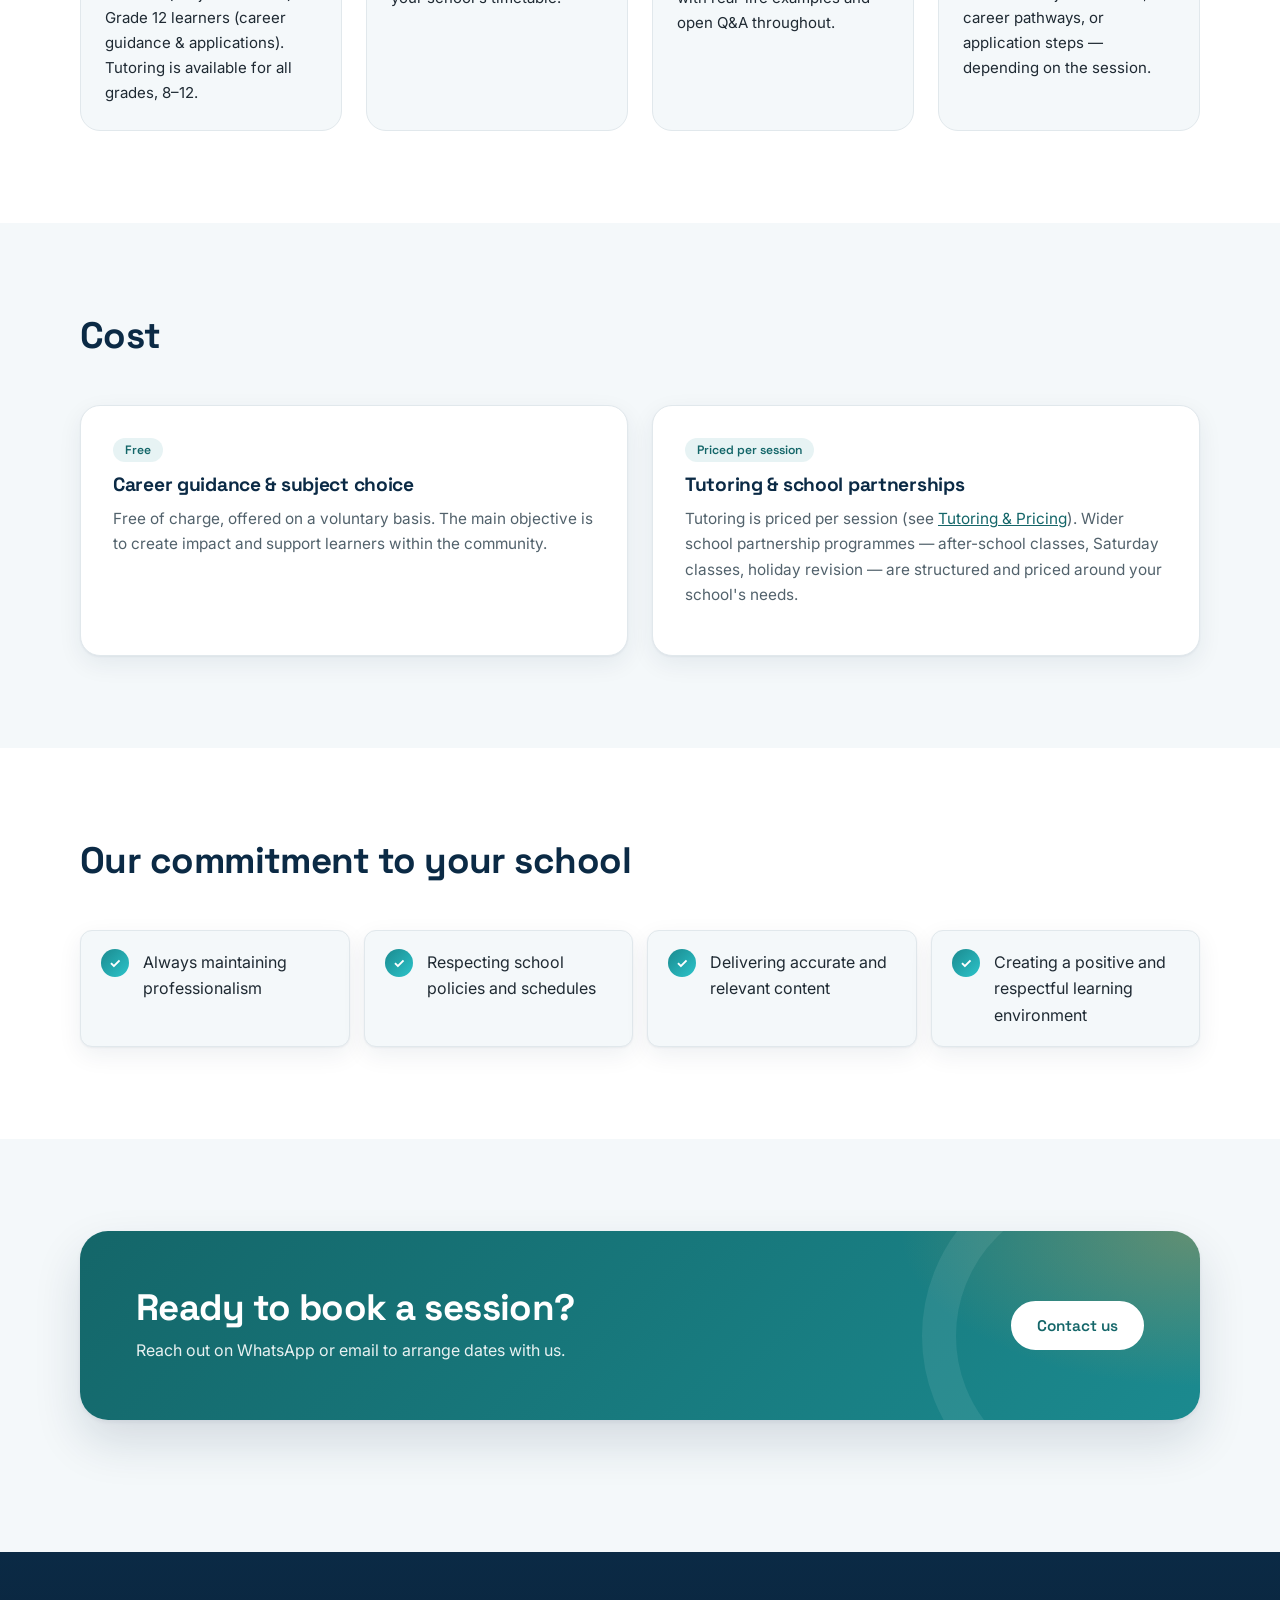
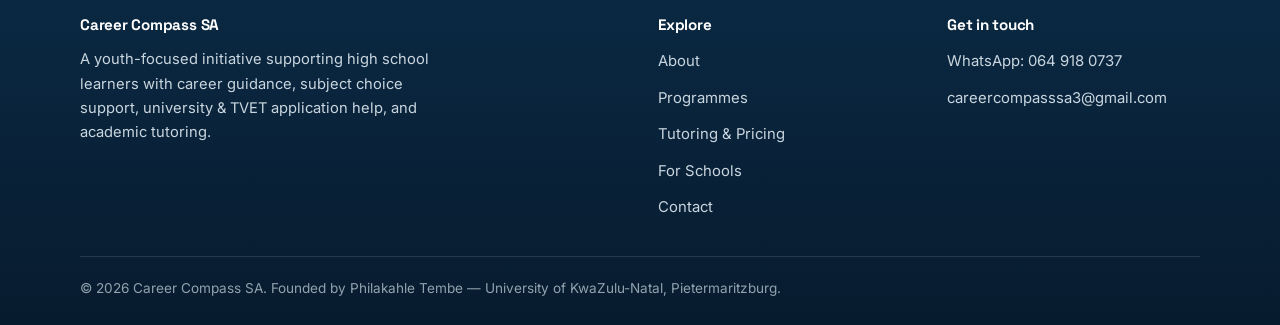
<file: schools.html>
<!DOCTYPE html>
<html lang="en">
<head>
<meta charset="UTF-8">
<meta name="viewport" content="width=device-width, initial-scale=1.0">
<title>For Schools - Career Compass SA</title>
<meta name="description" content="Bring Career Compass SA's free career guidance and subject choice sessions to your school — what it offers, how sessions are run, and how to book.">
<link rel="preconnect" href="https://fonts.googleapis.com">
<link href="https://fonts.googleapis.com/css2?family=Space+Grotesk:wght@500;600;700&family=Inter:wght@400;500;600&display=swap" rel="stylesheet">
<link rel="icon" type="image/png" href="images/logo.png">
<meta name="theme-color" content="#0B2A45">
<script>document.documentElement.classList.add("js")</script>
<link rel="stylesheet" href="css/style.css">
</head>
<body>
  <div class="progress" aria-hidden="true"></div>

  <header class="site-header">
    <nav class="nav">
      <a href="index.html" class="brand">
        <img src="images/logo.png" alt="Career Compass SA logo" class="brand-mark">
        <span class="brand-text">
          <strong>Career Compass SA</strong>
          <span>Guiding learners toward brighter futures</span>
        </span>
      </a>
      <ul class="nav-links" id="navLinks">
        <li><a href="index.html">Home</a></li>
        <li><a href="about.html">About</a></li>
            <li><a href="programmes.html">Programmes</a></li>
        <li><a href="tutoring.html">Tutoring &amp; Pricing</a></li>
        <li><a href="schools.html" aria-current="page">For Schools</a></li>
        <li><a href="contact.html">Contact</a></li>
      </ul>
      <div class="nav-cta">
        <a href="https://wa.me/27649180737" class="btn btn-whatsapp btn-sm" target="_blank" rel="noopener"><svg class="i" viewBox="0 0 24 24" aria-hidden="true"><path d="M7.9 20A9 9 0 1 0 4 16.1L2 22Z"/></svg>WhatsApp Us</a>
        <button class="nav-toggle" aria-label="Toggle navigation" aria-expanded="false">
          <span></span><span></span><span></span>
        </button>
      </div>
    </nav>
  </header>

  <section class="hero hero--sub">
    <svg class="compass " viewBox="0 0 400 400" aria-hidden="true"><defs><linearGradient id="ng" x1="0" y1="0" x2="0" y2="1"><stop offset="0" stop-color="#2CC4CA"/><stop offset="1" stop-color="#1B8A8F"/></linearGradient></defs><g class="ring" stroke="rgba(255,255,255,.35)" stroke-width="2"><line x1="200" y1="10" x2="200" y2="30" transform="rotate(0 200 200)"/><line x1="200" y1="10" x2="200" y2="22" transform="rotate(10 200 200)"/><line x1="200" y1="10" x2="200" y2="22" transform="rotate(20 200 200)"/><line x1="200" y1="10" x2="200" y2="22" transform="rotate(30 200 200)"/><line x1="200" y1="10" x2="200" y2="22" transform="rotate(40 200 200)"/><line x1="200" y1="10" x2="200" y2="22" transform="rotate(50 200 200)"/><line x1="200" y1="10" x2="200" y2="22" transform="rotate(60 200 200)"/><line x1="200" y1="10" x2="200" y2="22" transform="rotate(70 200 200)"/><line x1="200" y1="10" x2="200" y2="22" transform="rotate(80 200 200)"/><line x1="200" y1="10" x2="200" y2="30" transform="rotate(90 200 200)"/><line x1="200" y1="10" x2="200" y2="22" transform="rotate(100 200 200)"/><line x1="200" y1="10" x2="200" y2="22" transform="rotate(110 200 200)"/><line x1="200" y1="10" x2="200" y2="22" transform="rotate(120 200 200)"/><line x1="200" y1="10" x2="200" y2="22" transform="rotate(130 200 200)"/><line x1="200" y1="10" x2="200" y2="22" transform="rotate(140 200 200)"/><line x1="200" y1="10" x2="200" y2="22" transform="rotate(150 200 200)"/><line x1="200" y1="10" x2="200" y2="22" transform="rotate(160 200 200)"/><line x1="200" y1="10" x2="200" y2="22" transform="rotate(170 200 200)"/><line x1="200" y1="10" x2="200" y2="30" transform="rotate(180 200 200)"/><line x1="200" y1="10" x2="200" y2="22" transform="rotate(190 200 200)"/><line x1="200" y1="10" x2="200" y2="22" transform="rotate(200 200 200)"/><line x1="200" y1="10" x2="200" y2="22" transform="rotate(210 200 200)"/><line x1="200" y1="10" x2="200" y2="22" transform="rotate(220 200 200)"/><line x1="200" y1="10" x2="200" y2="22" transform="rotate(230 200 200)"/><line x1="200" y1="10" x2="200" y2="22" transform="rotate(240 200 200)"/><line x1="200" y1="10" x2="200" y2="22" transform="rotate(250 200 200)"/><line x1="200" y1="10" x2="200" y2="22" transform="rotate(260 200 200)"/><line x1="200" y1="10" x2="200" y2="30" transform="rotate(270 200 200)"/><line x1="200" y1="10" x2="200" y2="22" transform="rotate(280 200 200)"/><line x1="200" y1="10" x2="200" y2="22" transform="rotate(290 200 200)"/><line x1="200" y1="10" x2="200" y2="22" transform="rotate(300 200 200)"/><line x1="200" y1="10" x2="200" y2="22" transform="rotate(310 200 200)"/><line x1="200" y1="10" x2="200" y2="22" transform="rotate(320 200 200)"/><line x1="200" y1="10" x2="200" y2="22" transform="rotate(330 200 200)"/><line x1="200" y1="10" x2="200" y2="22" transform="rotate(340 200 200)"/><line x1="200" y1="10" x2="200" y2="22" transform="rotate(350 200 200)"/></g><circle cx="200" cy="200" r="178" fill="none" stroke="rgba(255,255,255,.2)" stroke-width="2"/><circle cx="200" cy="200" r="140" fill="rgba(255,255,255,.04)" stroke="rgba(255,255,255,.14)" stroke-dasharray="4 8" stroke-width="2"/><g class="needle"><polygon points="200,60 228,200 172,200" fill="url(#ng)"/><polygon points="200,340 228,200 172,200" fill="rgba(255,255,255,.35)"/></g><circle cx="200" cy="200" r="12" fill="#E8A34A"/><circle cx="200" cy="200" r="4" fill="#0B2A45"/></svg>
    <div class="container">
      <div>
        <div class="hero-eyebrow">For Schools</div>
        <h1>A free programme that supports your learners and your staff</h1>
        <p>Career Compass SA works alongside schools to deliver career guidance and subject choice sessions — at no cost, on your schedule.</p>
        <div class="hero-actions">
          <a href="contact.html" class="btn btn-primary">Book a session<svg class="i" viewBox="0 0 24 24" aria-hidden="true"><path d="M5 12h14"/><path d="m12 5 7 7-7 7"/></svg></a>
        </div>
      </div>
    </div>
  </section>

  <section>
    <div class="container">
      <div class="section-head" data-reveal>
        <h2>What this programme does for your school</h2>
      </div>
      <ul class="value-list" data-reveal>
        <li>Helps Grade 9 learners choose correct subject streams</li>
        <li>Improves learners' career awareness</li>
        <li>Increases successful university and TVET applications</li>
        <li>Reduces late or incorrect applications</li>
        <li>Improves academic performance through tutoring</li>
        <li>Supports the Life Orientation curriculum</li>
        <li>Prepares learners for life after matric</li>
      </ul>
    </div>
  </section>

  <section class="alt">
    <div class="container">
      <div class="section-head" data-reveal>
        <h2>How a session works</h2>
      </div>
      <ol class="steps" data-reveal>
        <li>
          <div>
            <h3>Target group is confirmed</h3>
            <p style="margin:0;">Sessions are built for Grade 9 learners (subject choices) or Grade 12 learners (career guidance &amp; applications). Tutoring is available for all grades, 8–12.</p>
          </div>
        </li>
        <li>
          <div>
            <h3>Session is scheduled</h3>
            <p style="margin:0;">Each session runs 45–60 minutes, arranged around your school's timetable.</p>
          </div>
        </li>
        <li>
          <div>
            <h3>Interactive delivery</h3>
            <p style="margin:0;">Delivered as an interactive PowerPoint presentation, with real-life examples and open Q&amp;A throughout.</p>
          </div>
        </li>
        <li>
          <div>
            <h3>Learners walk away with a plan</h3>
            <p style="margin:0;">Learners leave with a clearer sense of subject choices, career pathways, or application steps — depending on the session.</p>
          </div>
        </li>
      </ol>
    </div>
  </section>

  <section>
    <div class="container">
      <div class="section-head" data-reveal>
        <h2>Cost</h2>
      </div>
      <div class="grid grid-2">
        <div class="card" data-reveal>
          <span class="card-tag">Free</span>
          <h3>Career guidance &amp; subject choice</h3>
          <p >Free of charge, offered on a voluntary basis. The main objective is to create impact and support learners within the community.</p>
        </div>
        <div class="card" data-reveal>
          <span class="card-tag">Priced per session</span>
          <h3>Tutoring &amp; school partnerships</h3>
          <p >Tutoring is priced per session (see <a href="tutoring.html">Tutoring &amp; Pricing</a>). Wider school partnership programmes — after-school classes, Saturday classes, holiday revision — are structured and priced around your school's needs.</p>
        </div>
      </div>
    </div>
  </section>

  <section class="alt">
    <div class="container">
      <div class="section-head" data-reveal>
        <h2>Our commitment to your school</h2>
      </div>
      <ul class="value-list" data-reveal>
        <li>Always maintaining professionalism</li>
        <li>Respecting school policies and schedules</li>
        <li>Delivering accurate and relevant content</li>
        <li>Creating a positive and respectful learning environment</li>
      </ul>
    </div>
  </section>

  <section>
    <div class="container">
      <div class="cta-band" data-reveal>
        <div>
          <h2>Ready to book a session?</h2>
          <p style="color:rgba(255,255,255,0.9); margin:8px 0 0;">Reach out on WhatsApp or email to arrange dates with us.</p>
        </div>
        <a href="contact.html" class="btn btn-outline">Contact us</a>
      </div>
    </div>
  </section>

  <footer class="site-footer">
    <div class="container">
      <div class="footer-grid">
        <div>
          <h4>Career Compass SA</h4>
          <p style="max-width:42ch; color:#C9D6DF; font-size:0.92rem;">A youth-focused initiative supporting high school learners with career guidance, subject choice support, university &amp; TVET application help, and academic tutoring.</p>
        </div>
        <div>
          <h4>Explore</h4>
          <ul>
            <li><a href="about.html">About</a></li>
            <li><a href="programmes.html">Programmes</a></li>
            <li><a href="tutoring.html">Tutoring &amp; Pricing</a></li>
            <li><a href="schools.html">For Schools</a></li>
            <li><a href="contact.html">Contact</a></li>
          </ul>
        </div>
        <div>
          <h4>Get in touch</h4>
          <ul>
            <li><a href="https://wa.me/27649180737" target="_blank" rel="noopener">WhatsApp: 064 918 0737</a></li>
            <li><a href="mailto:careercompasssa3@gmail.com">careercompasssa3@gmail.com</a></li>
          </ul>
        </div>
      </div>
      <div class="footer-bottom">
        &copy; 2026 Career Compass SA. Founded by Philakahle Tembe &mdash; University of KwaZulu-Natal, Pietermaritzburg.
      </div>
    </div>
  </footer>
  <a href="https://wa.me/27649180737" class="wa-float" target="_blank" rel="noopener" aria-label="Chat on WhatsApp"><svg class="i" viewBox="0 0 24 24" aria-hidden="true"><path d="M7.9 20A9 9 0 1 0 4 16.1L2 22Z"/></svg><span>Chat with us</span></a>
  <script src="js/script.js"></script>
</body>
</html>
</file>
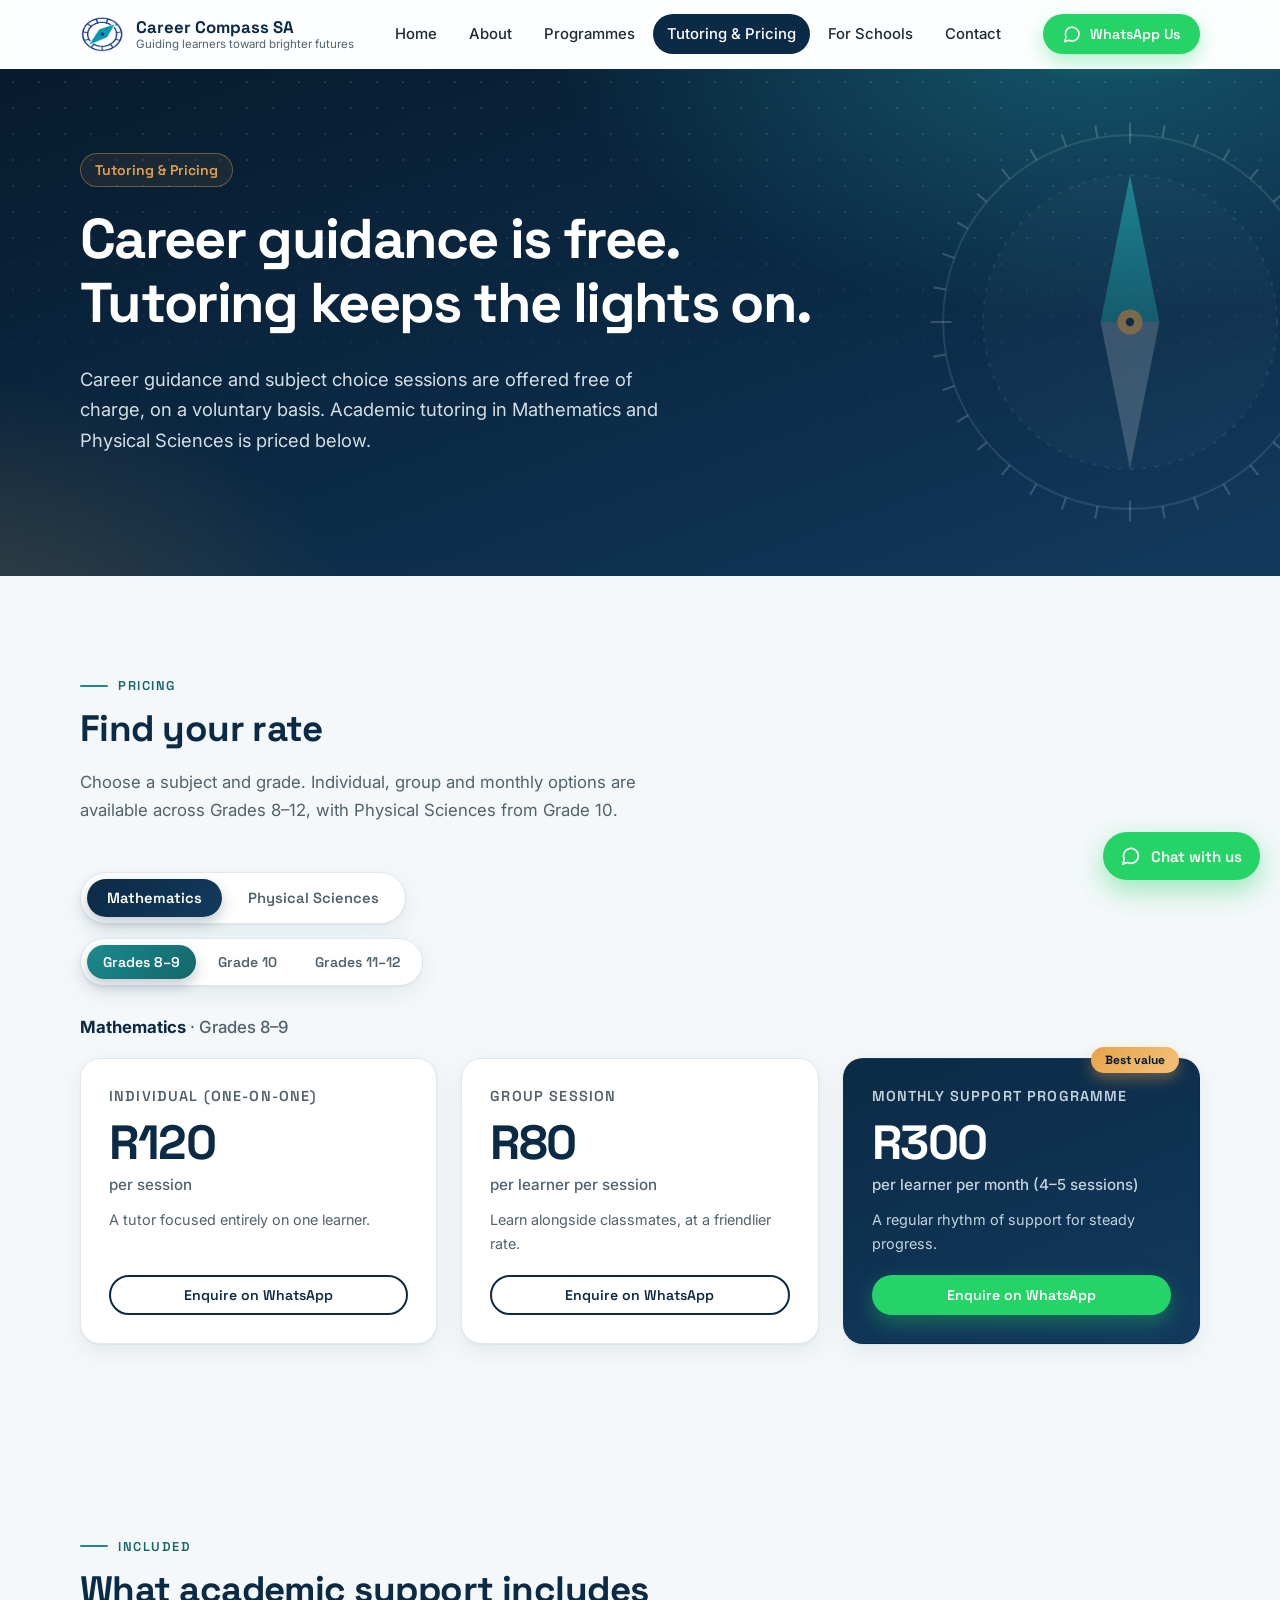
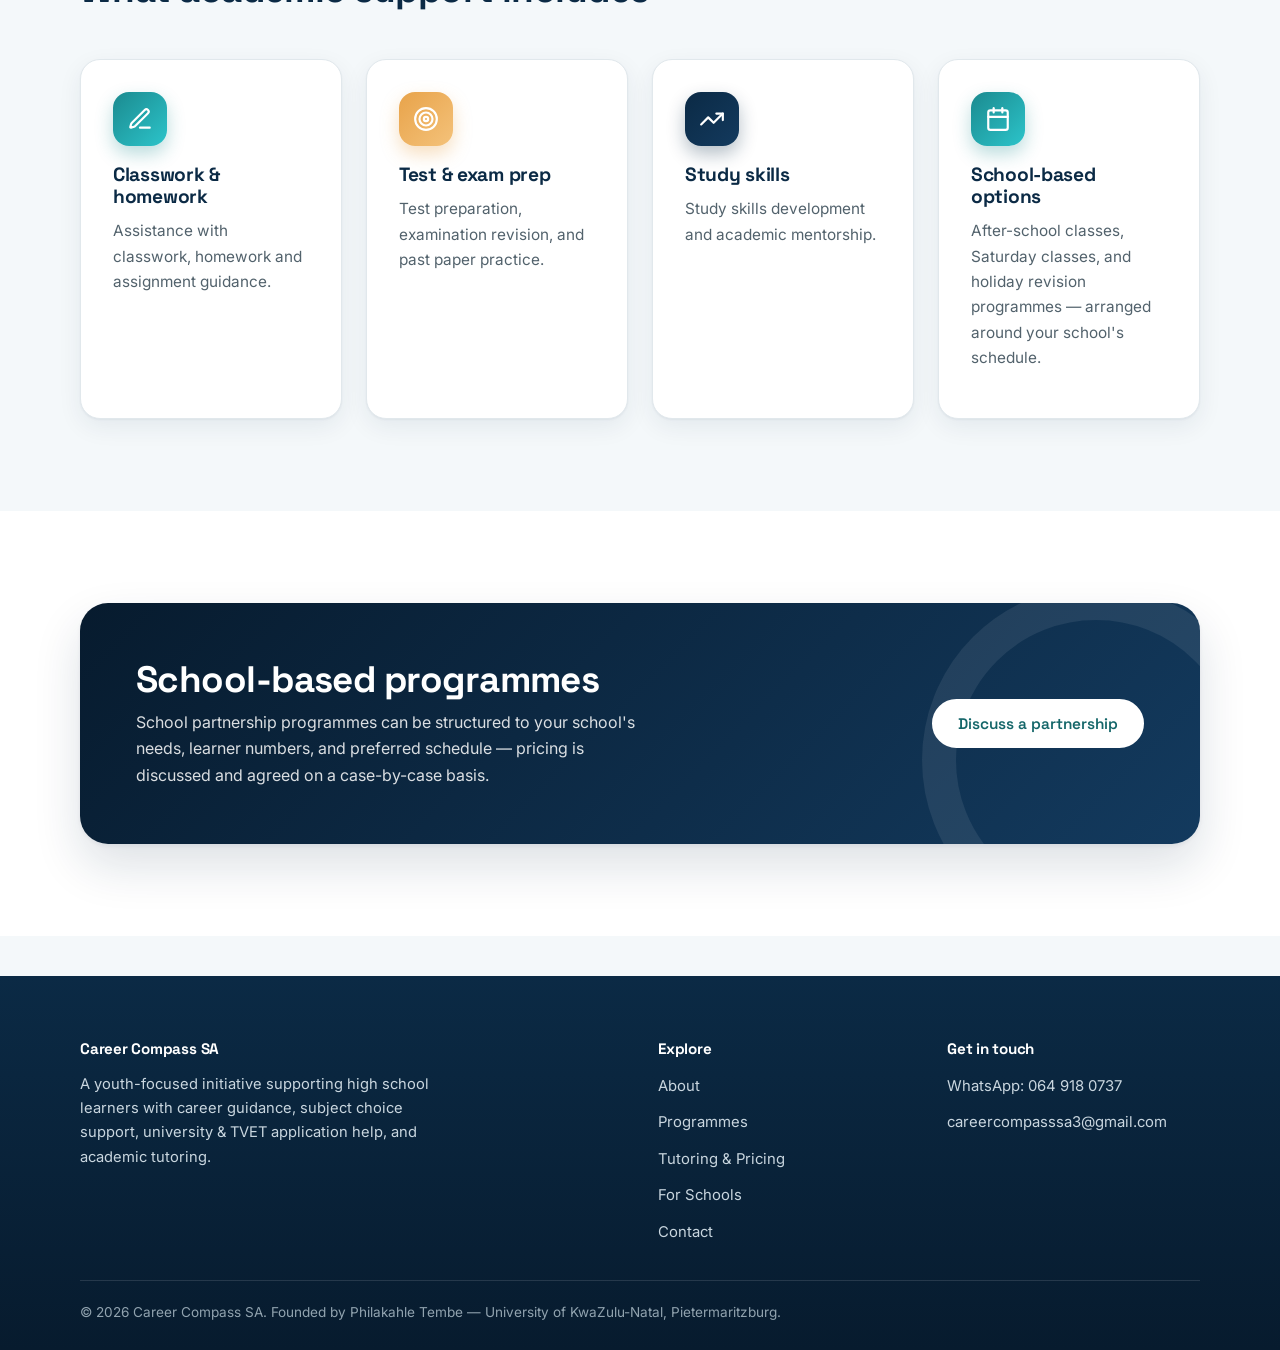
<file: tutoring.html>
<!DOCTYPE html>
<html lang="en">
<head>
<meta charset="UTF-8">
<meta name="viewport" content="width=device-width, initial-scale=1.0">
<title>Tutoring & Pricing - Career Compass SA</title>
<meta name="description" content="Mathematics and Physical Sciences tutoring rates for Grades 8–12, individual, group and monthly support programmes.">
<link rel="preconnect" href="https://fonts.googleapis.com">
<link href="https://fonts.googleapis.com/css2?family=Space+Grotesk:wght@500;600;700&family=Inter:wght@400;500;600&display=swap" rel="stylesheet">
<link rel="icon" type="image/png" href="images/logo.png">
<meta name="theme-color" content="#0B2A45">
<script>document.documentElement.classList.add("js")</script>
<link rel="stylesheet" href="css/style.css">
</head>
<body>
  <div class="progress" aria-hidden="true"></div>

  <header class="site-header">
    <nav class="nav">
      <a href="index.html" class="brand">
        <img src="images/logo.png" alt="Career Compass SA logo" class="brand-mark">
        <span class="brand-text">
          <strong>Career Compass SA</strong>
          <span>Guiding learners toward brighter futures</span>
        </span>
      </a>
      <ul class="nav-links" id="navLinks">
        <li><a href="index.html">Home</a></li>
        <li><a href="about.html">About</a></li>
            <li><a href="programmes.html">Programmes</a></li>
        <li><a href="tutoring.html" aria-current="page">Tutoring &amp; Pricing</a></li>
        <li><a href="schools.html">For Schools</a></li>
        <li><a href="contact.html">Contact</a></li>
      </ul>
      <div class="nav-cta">
        <a href="https://wa.me/27649180737" class="btn btn-whatsapp btn-sm" target="_blank" rel="noopener"><svg class="i" viewBox="0 0 24 24" aria-hidden="true"><path d="M7.9 20A9 9 0 1 0 4 16.1L2 22Z"/></svg>WhatsApp Us</a>
        <button class="nav-toggle" aria-label="Toggle navigation" aria-expanded="false">
          <span></span><span></span><span></span>
        </button>
      </div>
    </nav>
  </header>

  <section class="hero hero--sub">
    <svg class="compass " viewBox="0 0 400 400" aria-hidden="true"><defs><linearGradient id="ng" x1="0" y1="0" x2="0" y2="1"><stop offset="0" stop-color="#2CC4CA"/><stop offset="1" stop-color="#1B8A8F"/></linearGradient></defs><g class="ring" stroke="rgba(255,255,255,.35)" stroke-width="2"><line x1="200" y1="10" x2="200" y2="30" transform="rotate(0 200 200)"/><line x1="200" y1="10" x2="200" y2="22" transform="rotate(10 200 200)"/><line x1="200" y1="10" x2="200" y2="22" transform="rotate(20 200 200)"/><line x1="200" y1="10" x2="200" y2="22" transform="rotate(30 200 200)"/><line x1="200" y1="10" x2="200" y2="22" transform="rotate(40 200 200)"/><line x1="200" y1="10" x2="200" y2="22" transform="rotate(50 200 200)"/><line x1="200" y1="10" x2="200" y2="22" transform="rotate(60 200 200)"/><line x1="200" y1="10" x2="200" y2="22" transform="rotate(70 200 200)"/><line x1="200" y1="10" x2="200" y2="22" transform="rotate(80 200 200)"/><line x1="200" y1="10" x2="200" y2="30" transform="rotate(90 200 200)"/><line x1="200" y1="10" x2="200" y2="22" transform="rotate(100 200 200)"/><line x1="200" y1="10" x2="200" y2="22" transform="rotate(110 200 200)"/><line x1="200" y1="10" x2="200" y2="22" transform="rotate(120 200 200)"/><line x1="200" y1="10" x2="200" y2="22" transform="rotate(130 200 200)"/><line x1="200" y1="10" x2="200" y2="22" transform="rotate(140 200 200)"/><line x1="200" y1="10" x2="200" y2="22" transform="rotate(150 200 200)"/><line x1="200" y1="10" x2="200" y2="22" transform="rotate(160 200 200)"/><line x1="200" y1="10" x2="200" y2="22" transform="rotate(170 200 200)"/><line x1="200" y1="10" x2="200" y2="30" transform="rotate(180 200 200)"/><line x1="200" y1="10" x2="200" y2="22" transform="rotate(190 200 200)"/><line x1="200" y1="10" x2="200" y2="22" transform="rotate(200 200 200)"/><line x1="200" y1="10" x2="200" y2="22" transform="rotate(210 200 200)"/><line x1="200" y1="10" x2="200" y2="22" transform="rotate(220 200 200)"/><line x1="200" y1="10" x2="200" y2="22" transform="rotate(230 200 200)"/><line x1="200" y1="10" x2="200" y2="22" transform="rotate(240 200 200)"/><line x1="200" y1="10" x2="200" y2="22" transform="rotate(250 200 200)"/><line x1="200" y1="10" x2="200" y2="22" transform="rotate(260 200 200)"/><line x1="200" y1="10" x2="200" y2="30" transform="rotate(270 200 200)"/><line x1="200" y1="10" x2="200" y2="22" transform="rotate(280 200 200)"/><line x1="200" y1="10" x2="200" y2="22" transform="rotate(290 200 200)"/><line x1="200" y1="10" x2="200" y2="22" transform="rotate(300 200 200)"/><line x1="200" y1="10" x2="200" y2="22" transform="rotate(310 200 200)"/><line x1="200" y1="10" x2="200" y2="22" transform="rotate(320 200 200)"/><line x1="200" y1="10" x2="200" y2="22" transform="rotate(330 200 200)"/><line x1="200" y1="10" x2="200" y2="22" transform="rotate(340 200 200)"/><line x1="200" y1="10" x2="200" y2="22" transform="rotate(350 200 200)"/></g><circle cx="200" cy="200" r="178" fill="none" stroke="rgba(255,255,255,.2)" stroke-width="2"/><circle cx="200" cy="200" r="140" fill="rgba(255,255,255,.04)" stroke="rgba(255,255,255,.14)" stroke-dasharray="4 8" stroke-width="2"/><g class="needle"><polygon points="200,60 228,200 172,200" fill="url(#ng)"/><polygon points="200,340 228,200 172,200" fill="rgba(255,255,255,.35)"/></g><circle cx="200" cy="200" r="12" fill="#E8A34A"/><circle cx="200" cy="200" r="4" fill="#0B2A45"/></svg>
    <div class="container">
      <div>
        <div class="hero-eyebrow">Tutoring &amp; Pricing</div>
        <h1>Career guidance is free. Tutoring keeps the lights on.</h1>
        <p>Career guidance and subject choice sessions are offered free of charge, on a voluntary basis. Academic tutoring in Mathematics and Physical Sciences is priced below.</p>
      </div>
    </div>
  </section>

  <section><div class="container"><div class="section-head" data-reveal><span class="eyebrow">Pricing</span><h2>Find your rate</h2><p>Choose a subject and grade. Individual, group and monthly options are available across Grades 8–12, with Physical Sciences from Grade 10.</p></div><div data-explorer><div class="explorer-controls"><div class="seg" role="tablist" aria-label="Subject"><button role="tab" data-subject-tab="Mathematics" aria-selected="true">Mathematics</button><button role="tab" data-subject-tab="Physical Sciences" aria-selected="false">Physical Sciences</button></div><div class="seg pills" role="tablist" aria-label="Grade"><button role="tab" data-subject="Mathematics" data-grade-tab="Grades 8–9" aria-selected="false">Grades 8–9</button><button role="tab" data-subject="Mathematics" data-grade-tab="Grade 10" aria-selected="false">Grade 10</button><button role="tab" data-subject="Mathematics" data-grade-tab="Grades 11–12" aria-selected="false">Grades 11–12</button><button role="tab" data-subject="Physical Sciences" data-grade-tab="Grade 10" aria-selected="false">Grade 10</button><button role="tab" data-subject="Physical Sciences" data-grade-tab="Grade 11" aria-selected="false">Grade 11</button><button role="tab" data-subject="Physical Sciences" data-grade-tab="Grade 12" aria-selected="false">Grade 12</button></div></div><div class="price-set" data-subject="Mathematics" data-grade="Grades 8–9"><p class="set-title"><b>Mathematics</b> · Grades 8–9</p><div class="price-grid"><div class="price-card" data-reveal style="--d:0ms"><h4>Individual (one-on-one)</h4><div class="price">R120<small>per session</small></div><p class="note">A tutor focused entirely on one learner.</p><a class="btn btn-outline btn-sm" href="https://wa.me/27649180737?text=Hi%20Career%20Compass%20SA%21%20I%27d%20like%20to%20enquire%20about%20Mathematics%20Grades%208–9%20tutoring%20%28Individual%20%28one-on-one%29%29." target="_blank" rel="noopener">Enquire on WhatsApp</a></div><div class="price-card" data-reveal style="--d:80ms"><h4>Group session</h4><div class="price">R80<small>per learner per session</small></div><p class="note">Learn alongside classmates, at a friendlier rate.</p><a class="btn btn-outline btn-sm" href="https://wa.me/27649180737?text=Hi%20Career%20Compass%20SA%21%20I%27d%20like%20to%20enquire%20about%20Mathematics%20Grades%208–9%20tutoring%20%28Group%20session%29." target="_blank" rel="noopener">Enquire on WhatsApp</a></div><div class="price-card best" data-reveal style="--d:160ms"><span class="badge">Best value</span><h4>Monthly Support Programme</h4><div class="price">R300<small>per learner per month (4–5 sessions)</small></div><p class="note">A regular rhythm of support for steady progress.</p><a class="btn btn-whatsapp btn-sm" href="https://wa.me/27649180737?text=Hi%20Career%20Compass%20SA%21%20I%27d%20like%20to%20enquire%20about%20Mathematics%20Grades%208–9%20tutoring%20%28Monthly%20Support%20Programme%29." target="_blank" rel="noopener">Enquire on WhatsApp</a></div></div></div><div class="price-set" data-subject="Mathematics" data-grade="Grade 10"><p class="set-title"><b>Mathematics</b> · Grade 10</p><div class="price-grid"><div class="price-card" data-reveal style="--d:0ms"><h4>Individual (one-on-one)</h4><div class="price">R150<small>per session</small></div><p class="note">A tutor focused entirely on one learner.</p><a class="btn btn-outline btn-sm" href="https://wa.me/27649180737?text=Hi%20Career%20Compass%20SA%21%20I%27d%20like%20to%20enquire%20about%20Mathematics%20Grade%2010%20tutoring%20%28Individual%20%28one-on-one%29%29." target="_blank" rel="noopener">Enquire on WhatsApp</a></div><div class="price-card" data-reveal style="--d:80ms"><h4>Group session</h4><div class="price">R100<small>per learner per session</small></div><p class="note">Learn alongside classmates, at a friendlier rate.</p><a class="btn btn-outline btn-sm" href="https://wa.me/27649180737?text=Hi%20Career%20Compass%20SA%21%20I%27d%20like%20to%20enquire%20about%20Mathematics%20Grade%2010%20tutoring%20%28Group%20session%29." target="_blank" rel="noopener">Enquire on WhatsApp</a></div><div class="price-card best" data-reveal style="--d:160ms"><span class="badge">Best value</span><h4>Monthly Support Programme</h4><div class="price">R400<small>per learner per month (4–5 sessions)</small></div><p class="note">A regular rhythm of support for steady progress.</p><a class="btn btn-whatsapp btn-sm" href="https://wa.me/27649180737?text=Hi%20Career%20Compass%20SA%21%20I%27d%20like%20to%20enquire%20about%20Mathematics%20Grade%2010%20tutoring%20%28Monthly%20Support%20Programme%29." target="_blank" rel="noopener">Enquire on WhatsApp</a></div></div></div><div class="price-set" data-subject="Mathematics" data-grade="Grades 11–12"><p class="set-title"><b>Mathematics</b> · Grades 11–12</p><div class="price-grid"><div class="price-card" data-reveal style="--d:0ms"><h4>Individual (one-on-one)</h4><div class="price">R180<small>per session</small></div><p class="note">A tutor focused entirely on one learner.</p><a class="btn btn-outline btn-sm" href="https://wa.me/27649180737?text=Hi%20Career%20Compass%20SA%21%20I%27d%20like%20to%20enquire%20about%20Mathematics%20Grades%2011–12%20tutoring%20%28Individual%20%28one-on-one%29%29." target="_blank" rel="noopener">Enquire on WhatsApp</a></div><div class="price-card" data-reveal style="--d:80ms"><h4>Group session</h4><div class="price">R120<small>per learner per session</small></div><p class="note">Learn alongside classmates, at a friendlier rate.</p><a class="btn btn-outline btn-sm" href="https://wa.me/27649180737?text=Hi%20Career%20Compass%20SA%21%20I%27d%20like%20to%20enquire%20about%20Mathematics%20Grades%2011–12%20tutoring%20%28Group%20session%29." target="_blank" rel="noopener">Enquire on WhatsApp</a></div><div class="price-card best" data-reveal style="--d:160ms"><span class="badge">Best value</span><h4>Monthly Support Programme</h4><div class="price">R500<small>per learner per month (4–5 sessions)</small></div><p class="note">A regular rhythm of support for steady progress.</p><a class="btn btn-whatsapp btn-sm" href="https://wa.me/27649180737?text=Hi%20Career%20Compass%20SA%21%20I%27d%20like%20to%20enquire%20about%20Mathematics%20Grades%2011–12%20tutoring%20%28Monthly%20Support%20Programme%29." target="_blank" rel="noopener">Enquire on WhatsApp</a></div></div></div><div class="price-set" data-subject="Physical Sciences" data-grade="Grade 10"><p class="set-title"><b>Physical Sciences</b> · Grade 10</p><div class="price-grid"><div class="price-card" data-reveal style="--d:0ms"><h4>Individual (one-on-one)</h4><div class="price">R150<small>per session</small></div><p class="note">A tutor focused entirely on one learner.</p><a class="btn btn-outline btn-sm" href="https://wa.me/27649180737?text=Hi%20Career%20Compass%20SA%21%20I%27d%20like%20to%20enquire%20about%20Physical%20Sciences%20Grade%2010%20tutoring%20%28Individual%20%28one-on-one%29%29." target="_blank" rel="noopener">Enquire on WhatsApp</a></div><div class="price-card" data-reveal style="--d:80ms"><h4>Group session</h4><div class="price">R100<small>per learner per session</small></div><p class="note">Learn alongside classmates, at a friendlier rate.</p><a class="btn btn-outline btn-sm" href="https://wa.me/27649180737?text=Hi%20Career%20Compass%20SA%21%20I%27d%20like%20to%20enquire%20about%20Physical%20Sciences%20Grade%2010%20tutoring%20%28Group%20session%29." target="_blank" rel="noopener">Enquire on WhatsApp</a></div><div class="price-card best" data-reveal style="--d:160ms"><span class="badge">Best value</span><h4>Monthly Support Programme</h4><div class="price">R400<small>per learner per month (4–5 sessions)</small></div><p class="note">A regular rhythm of support for steady progress.</p><a class="btn btn-whatsapp btn-sm" href="https://wa.me/27649180737?text=Hi%20Career%20Compass%20SA%21%20I%27d%20like%20to%20enquire%20about%20Physical%20Sciences%20Grade%2010%20tutoring%20%28Monthly%20Support%20Programme%29." target="_blank" rel="noopener">Enquire on WhatsApp</a></div></div></div><div class="price-set" data-subject="Physical Sciences" data-grade="Grade 11"><p class="set-title"><b>Physical Sciences</b> · Grade 11</p><div class="price-grid"><div class="price-card" data-reveal style="--d:0ms"><h4>Individual (one-on-one)</h4><div class="price">R180<small>per session</small></div><p class="note">A tutor focused entirely on one learner.</p><a class="btn btn-outline btn-sm" href="https://wa.me/27649180737?text=Hi%20Career%20Compass%20SA%21%20I%27d%20like%20to%20enquire%20about%20Physical%20Sciences%20Grade%2011%20tutoring%20%28Individual%20%28one-on-one%29%29." target="_blank" rel="noopener">Enquire on WhatsApp</a></div><div class="price-card" data-reveal style="--d:80ms"><h4>Group session</h4><div class="price">R120<small>per learner per session</small></div><p class="note">Learn alongside classmates, at a friendlier rate.</p><a class="btn btn-outline btn-sm" href="https://wa.me/27649180737?text=Hi%20Career%20Compass%20SA%21%20I%27d%20like%20to%20enquire%20about%20Physical%20Sciences%20Grade%2011%20tutoring%20%28Group%20session%29." target="_blank" rel="noopener">Enquire on WhatsApp</a></div><div class="price-card best" data-reveal style="--d:160ms"><span class="badge">Best value</span><h4>Monthly Support Programme</h4><div class="price">R500<small>per learner per month (4–5 sessions)</small></div><p class="note">A regular rhythm of support for steady progress.</p><a class="btn btn-whatsapp btn-sm" href="https://wa.me/27649180737?text=Hi%20Career%20Compass%20SA%21%20I%27d%20like%20to%20enquire%20about%20Physical%20Sciences%20Grade%2011%20tutoring%20%28Monthly%20Support%20Programme%29." target="_blank" rel="noopener">Enquire on WhatsApp</a></div></div></div><div class="price-set" data-subject="Physical Sciences" data-grade="Grade 12"><p class="set-title"><b>Physical Sciences</b> · Grade 12</p><div class="price-grid"><div class="price-card" data-reveal style="--d:0ms"><h4>Individual (one-on-one)</h4><div class="price">R200<small>per session</small></div><p class="note">A tutor focused entirely on one learner.</p><a class="btn btn-outline btn-sm" href="https://wa.me/27649180737?text=Hi%20Career%20Compass%20SA%21%20I%27d%20like%20to%20enquire%20about%20Physical%20Sciences%20Grade%2012%20tutoring%20%28Individual%20%28one-on-one%29%29." target="_blank" rel="noopener">Enquire on WhatsApp</a></div><div class="price-card" data-reveal style="--d:80ms"><h4>Group session</h4><div class="price">R150<small>per learner per session</small></div><p class="note">Learn alongside classmates, at a friendlier rate.</p><a class="btn btn-outline btn-sm" href="https://wa.me/27649180737?text=Hi%20Career%20Compass%20SA%21%20I%27d%20like%20to%20enquire%20about%20Physical%20Sciences%20Grade%2012%20tutoring%20%28Group%20session%29." target="_blank" rel="noopener">Enquire on WhatsApp</a></div><div class="price-card best" data-reveal style="--d:160ms"><span class="badge">Best value</span><h4>Monthly Support Programme</h4><div class="price">R600<small>per learner per month (4–5 sessions)</small></div><p class="note">A regular rhythm of support for steady progress.</p><a class="btn btn-whatsapp btn-sm" href="https://wa.me/27649180737?text=Hi%20Career%20Compass%20SA%21%20I%27d%20like%20to%20enquire%20about%20Physical%20Sciences%20Grade%2012%20tutoring%20%28Monthly%20Support%20Programme%29." target="_blank" rel="noopener">Enquire on WhatsApp</a></div></div></div></div></div></section>

  <section>
    <div class="container">
      <div class="section-head" data-reveal>
        <span class="eyebrow">Included</span>
        <h2>What academic support includes</h2>
      </div>
      <div class="grid grid-4">
        <div class="card" data-reveal><div class="icon-box "><svg class="i" viewBox="0 0 24 24" aria-hidden="true"><path d="M12 20h9"/><path d="M16.376 3.622a1 1 0 0 1 3.002 3.002L7.368 18.635a2 2 0 0 1-.855.506l-2.872.838a.5.5 0 0 1-.62-.62l.838-2.872a2 2 0 0 1 .506-.854z"/></svg></div><h3>Classwork &amp; homework</h3><p >Assistance with classwork, homework and assignment guidance.</p></div>
        <div class="card" data-reveal><div class="icon-box amber"><svg class="i" viewBox="0 0 24 24" aria-hidden="true"><circle cx="12" cy="12" r="10"/><circle cx="12" cy="12" r="6"/><circle cx="12" cy="12" r="2"/></svg></div><h3>Test &amp; exam prep</h3><p >Test preparation, examination revision, and past paper practice.</p></div>
        <div class="card" data-reveal><div class="icon-box navy"><svg class="i" viewBox="0 0 24 24" aria-hidden="true"><polyline points="22 7 13.5 15.5 8.5 10.5 2 17"/><polyline points="16 7 22 7 22 13"/></svg></div><h3>Study skills</h3><p >Study skills development and academic mentorship.</p></div>
        <div class="card" data-reveal><div class="icon-box "><svg class="i" viewBox="0 0 24 24" aria-hidden="true"><path d="M8 2v4"/><path d="M16 2v4"/><rect width="18" height="18" x="3" y="4" rx="2"/><path d="M3 10h18"/></svg></div><h3>School-based options</h3><p >After-school classes, Saturday classes, and holiday revision programmes — arranged around your school's schedule.</p></div>
      </div>
    </div>
  </section>

  <section class="alt">
    <div class="container">
      <div class="cta-band" data-reveal style="background:linear-gradient(135deg,var(--navy-900),var(--navy-light));">
        <div>
          <h2>School-based programmes</h2>
          <p style="color:rgba(255,255,255,0.85); margin:8px 0 0; max-width:52ch;">School partnership programmes can be structured to your school's needs, learner numbers, and preferred schedule — pricing is discussed and agreed on a case-by-case basis.</p>
        </div>
        <a href="contact.html" class="btn btn-outline">Discuss a partnership</a>
      </div>
    </div>
  </section>

  <footer class="site-footer">
    <div class="container">
      <div class="footer-grid">
        <div>
          <h4>Career Compass SA</h4>
          <p style="max-width:42ch; color:#C9D6DF; font-size:0.92rem;">A youth-focused initiative supporting high school learners with career guidance, subject choice support, university &amp; TVET application help, and academic tutoring.</p>
        </div>
        <div>
          <h4>Explore</h4>
          <ul>
            <li><a href="about.html">About</a></li>
            <li><a href="programmes.html">Programmes</a></li>
            <li><a href="tutoring.html">Tutoring &amp; Pricing</a></li>
            <li><a href="schools.html">For Schools</a></li>
            <li><a href="contact.html">Contact</a></li>
          </ul>
        </div>
        <div>
          <h4>Get in touch</h4>
          <ul>
            <li><a href="https://wa.me/27649180737" target="_blank" rel="noopener">WhatsApp: 064 918 0737</a></li>
            <li><a href="mailto:careercompasssa3@gmail.com">careercompasssa3@gmail.com</a></li>
          </ul>
        </div>
      </div>
      <div class="footer-bottom">
        &copy; 2026 Career Compass SA. Founded by Philakahle Tembe &mdash; University of KwaZulu-Natal, Pietermaritzburg.
      </div>
    </div>
  </footer>
  <a href="https://wa.me/27649180737" class="wa-float" target="_blank" rel="noopener" aria-label="Chat on WhatsApp"><svg class="i" viewBox="0 0 24 24" aria-hidden="true"><path d="M7.9 20A9 9 0 1 0 4 16.1L2 22Z"/></svg><span>Chat with us</span></a>
  <script src="js/script.js"></script>
</body>
</html>
</file>
<file: css/style.css>
/* Career Compass SA — shared stylesheet (v2) */
:root{
  --navy:#0B2A45; --navy-900:#071B2E; --navy-light:#133a5e;
  --teal:#1B8A8F; --teal-dark:#146669; --teal-bright:#2CC4CA; --amber:#E8A34A;
  --bg:#F4F8FA; --surface:#fff; --ink:#1F2A33; --ink-soft:#52626C; --border:#E1E8EC;
  --wa:#25D366; --wa-dark:#1DB954;
  --font-head:"Space Grotesk","Segoe UI",sans-serif; --font-body:"Inter","Segoe UI",sans-serif;
  --maxw:1200px; --radius:20px; --radius-sm:12px;
  --shadow:0 1px 2px rgba(11,42,69,.05),0 8px 24px rgba(11,42,69,.07);
  --shadow-lg:0 2px 4px rgba(11,42,69,.06),0 22px 48px rgba(11,42,69,.14);
}
*{box-sizing:border-box}
html{overflow-x:clip;scroll-behavior:smooth;scroll-padding-top:90px}
body{margin:0;font-family:var(--font-body);color:var(--ink);background:var(--bg);line-height:1.65;-webkit-font-smoothing:antialiased;overflow-x:hidden}
h1,h2,h3,h4{font-family:var(--font-head);color:var(--navy);line-height:1.15;margin:0 0 .5em;letter-spacing:-.015em}
h1{font-size:clamp(2.1rem,5vw,3.5rem);letter-spacing:-.03em}
h2{font-size:clamp(1.6rem,3.2vw,2.3rem)} h3{font-size:1.2rem}
p{margin:0 0 1em;max-width:68ch} a{color:var(--teal-dark)} ul{padding-left:1.2em}
img{max-width:100%;display:block}
svg.i{width:1.3em;height:1.3em;fill:none;stroke:currentColor;stroke-width:2;stroke-linecap:round;stroke-linejoin:round;flex-shrink:0}
.container{max-width:var(--maxw);margin:0 auto;padding:0 clamp(20px,4vw,40px)}
section{padding:clamp(52px,8vw,92px) 0;position:relative}
section.alt{background:var(--surface)}
.eyebrow{display:inline-flex;align-items:center;gap:10px;font:600 .8rem var(--font-head);letter-spacing:.12em;text-transform:uppercase;color:var(--teal-dark);margin-bottom:14px}
.eyebrow::before{content:"";width:28px;height:2px;background:var(--teal);border-radius:2px}
.section-head{max-width:62ch;margin-bottom:clamp(28px,4vw,48px)}
.section-head p{color:var(--ink-soft);font-size:1.05rem}

/* Progress + floating WhatsApp */
.progress{position:fixed;inset:0 0 auto 0;height:3px;background:linear-gradient(90deg,var(--teal-bright),var(--amber));transform:scaleX(0);transform-origin:left;z-index:100}
.wa-float{position:fixed;right:20px;bottom:20px;z-index:60;display:flex;align-items:center;gap:10px;padding:14px 18px;border-radius:999px;background:var(--wa);color:#fff;text-decoration:none;font:600 .95rem var(--font-head);box-shadow:0 10px 28px rgba(37,211,102,.45);transition:transform .2s}
.wa-float:hover{transform:translateY(-3px) scale(1.03)}
@media(max-width:560px){.wa-float span{display:none}.wa-float{padding:15px}}

/* Buttons */
.btn{display:inline-flex;align-items:center;justify-content:center;gap:9px;padding:13px 24px;border-radius:999px;font:600 .96rem var(--font-head);text-decoration:none;border:2px solid transparent;cursor:pointer;transition:transform .18s,box-shadow .18s,background .18s,color .18s}
.btn:hover{transform:translateY(-2px)}
.btn-primary{background:linear-gradient(135deg,var(--teal),var(--teal-dark));color:#fff;box-shadow:0 8px 20px rgba(27,138,143,.35)}
.btn-primary:hover{box-shadow:0 12px 26px rgba(27,138,143,.45)}
.btn-whatsapp{background:var(--wa);color:#fff;box-shadow:0 8px 20px rgba(37,211,102,.35)}
.btn-whatsapp:hover{background:var(--wa-dark)}
.btn-outline{background:transparent;color:var(--navy);border-color:var(--navy)}
.btn-outline:hover{background:var(--navy);color:#fff}
.btn-ghost{background:rgba(255,255,255,.08);color:#fff;border-color:rgba(255,255,255,.4);backdrop-filter:blur(6px)}
.btn-ghost:hover{background:#fff;color:var(--navy)}
.btn-sm{padding:9px 18px;font-size:.88rem}

/* Header */
.site-header{position:sticky;top:0;z-index:50;background:rgba(255,255,255,.82);backdrop-filter:blur(16px) saturate(1.5);-webkit-backdrop-filter:blur(16px) saturate(1.5);border-bottom:1px solid transparent;transition:box-shadow .25s,border-color .25s}
.site-header.scrolled{border-color:var(--border);box-shadow:0 6px 24px rgba(11,42,69,.08)}
.nav{display:flex;align-items:center;justify-content:space-between;gap:16px;padding:12px clamp(20px,4vw,40px);max-width:var(--maxw);margin:0 auto}
.brand{display:flex;align-items:center;gap:12px;text-decoration:none}
.brand-mark{width:44px;height:44px;object-fit:contain;transition:transform .6s}
.brand:hover .brand-mark{transform:rotate(25deg)}
.brand-text{display:flex;flex-direction:column;line-height:1.15}
.brand-text strong{font:700 1.05rem var(--font-head);color:var(--navy)}
.brand-text span{font-size:.72rem;color:var(--ink-soft)}
.nav-links{display:flex;gap:4px;list-style:none;margin:0;padding:0}
.nav-links a{display:block;text-decoration:none;color:var(--ink);font-weight:500;font-size:.93rem;padding:8px 14px;border-radius:999px;transition:background .2s,color .2s}
.nav-links a:hover{background:rgba(27,138,143,.1);color:var(--teal-dark)}
.nav-links a[aria-current="page"]{background:var(--navy);color:#fff}
.nav-cta{display:flex;align-items:center;gap:10px}
.nav-toggle{display:none;background:none;border:0;cursor:pointer;padding:8px}
.nav-toggle span{display:block;width:24px;height:2px;background:var(--navy);margin:5px 0;transition:.25s;border-radius:2px}
.nav-toggle[aria-expanded="true"] span:nth-child(1){transform:translateY(7px) rotate(45deg)}
.nav-toggle[aria-expanded="true"] span:nth-child(2){opacity:0}
.nav-toggle[aria-expanded="true"] span:nth-child(3){transform:translateY(-7px) rotate(-45deg)}

/* Hero */
.hero{position:relative;overflow:hidden;color:#fff;padding:clamp(56px,9vw,104px) 0 clamp(72px,10vw,128px);
  background:radial-gradient(900px 500px at 85% -10%,rgba(44,196,202,.32),transparent 60%),radial-gradient(700px 420px at -5% 110%,rgba(232,163,74,.2),transparent 60%),linear-gradient(160deg,var(--navy-900),var(--navy) 55%,var(--navy-light))}
.hero::before{content:"";position:absolute;inset:0;background-image:radial-gradient(rgba(255,255,255,.13) 1px,transparent 1px);background-size:26px 26px;mask-image:linear-gradient(180deg,#000,transparent 85%);-webkit-mask-image:linear-gradient(180deg,#000,transparent 85%)}
.hero .container{position:relative;display:grid;grid-template-columns:repeat(auto-fit,minmax(min(100%,420px),1fr));gap:clamp(28px,5vw,64px);align-items:center}
.hero-eyebrow{display:inline-flex;align-items:center;gap:8px;color:var(--amber);font:600 .88rem var(--font-head);padding:7px 14px;border:1px solid rgba(232,163,74,.4);border-radius:999px;background:rgba(232,163,74,.08);margin-bottom:20px}
.hero h1{color:#fff}
.grad{background:linear-gradient(90deg,#7BE9ED,var(--amber));-webkit-background-clip:text;background-clip:text;color:transparent}
.hero p{color:#D3DFE7;font-size:clamp(1rem,1.6vw,1.15rem);max-width:50ch}
.hero-actions{display:flex;gap:12px;flex-wrap:wrap;margin-top:28px}
.hero--sub{padding:clamp(48px,7vw,84px) 0 clamp(64px,8vw,104px)}
.hero--sub .container{grid-template-columns:1fr}
.hero--sub .compass{position:absolute;right:-60px;top:50%;width:min(420px,60vw);transform:translateY(-50%);opacity:.5;z-index:0;pointer-events:none}
.hero--sub .container>div{position:relative;z-index:1;max-width:760px}
.hero-panel{background:linear-gradient(160deg,rgba(255,255,255,.12),rgba(255,255,255,.04));border:1px solid rgba(255,255,255,.18);border-radius:var(--radius);padding:clamp(22px,3vw,34px);backdrop-filter:blur(14px);box-shadow:0 30px 60px rgba(0,0,0,.25);position:relative;overflow:hidden}
.hero-panel .compass{position:absolute;right:-40px;top:-60px;width:190px;opacity:.9}
.hero-panel h3{color:#fff;margin-bottom:16px;position:relative}
.hero-panel ul{list-style:none;padding:0;margin:0;display:flex;flex-direction:column;gap:10px;position:relative}
.hero-panel li{display:flex;gap:12px;align-items:flex-start;color:#E3ECF2;font-size:.96rem;padding:10px 12px;border-radius:12px;background:rgba(255,255,255,.06);transition:transform .2s,background .2s}
.hero-panel li:hover{transform:translateX(6px);background:rgba(255,255,255,.12)}
.hero-panel li::before{content:"";width:9px;height:9px;margin-top:8px;border-radius:50%;background:var(--teal-bright);box-shadow:0 0 0 4px rgba(44,196,202,.25);flex-shrink:0}
.compass .needle{transform-origin:200px 200px;animation:sway 6s ease-in-out infinite alternate}
@keyframes sway{from{transform:rotate(28deg)}to{transform:rotate(48deg)}}
.compass .ring{transform-origin:200px 200px;animation:spin 80s linear infinite}
@keyframes spin{to{transform:rotate(360deg)}}

/* Stat strip */
.stats{padding:0;margin-top:-56px;z-index:5}
.stat-grid{display:grid;grid-template-columns:repeat(auto-fit,minmax(min(100%,200px),1fr));gap:14px}
.stat{background:var(--surface);border:1px solid var(--border);border-radius:var(--radius);padding:22px 24px;box-shadow:var(--shadow-lg)}
.stat b{display:block;font:700 clamp(1.8rem,3vw,2.3rem) var(--font-head);color:var(--navy);line-height:1}
.stat b em{font-style:normal;background:linear-gradient(90deg,var(--teal),var(--teal-bright));-webkit-background-clip:text;background-clip:text;color:transparent}
.stat span{font-size:.9rem;color:var(--ink-soft)}

/* Flexible grids: cards reflow by available width, not fixed columns */
.grid{display:grid;gap:clamp(14px,2vw,24px)}
.grid-4{grid-template-columns:repeat(auto-fit,minmax(min(100%,230px),1fr))}
.grid-3{grid-template-columns:repeat(auto-fit,minmax(min(100%,280px),1fr))}
.grid-2{grid-template-columns:repeat(auto-fit,minmax(min(100%,380px),1fr))}
.grid-2:has(>.card-photo){grid-template-columns:repeat(auto-fit,minmax(min(100%,300px),1fr))}

/* Cards */
.card{--mx:50%;--my:50%;position:relative;overflow:hidden;display:flex;flex-direction:column;background:var(--surface);border:1px solid var(--border);border-radius:var(--radius);padding:clamp(22px,2.6vw,32px);box-shadow:var(--shadow);transition:transform .25s,box-shadow .25s,border-color .25s}
.card::before{content:"";position:absolute;inset:0;background:radial-gradient(380px circle at var(--mx) var(--my),rgba(44,196,202,.16),transparent 60%);opacity:0;transition:opacity .3s;pointer-events:none}
.card:hover{transform:translateY(-5px);box-shadow:var(--shadow-lg);border-color:rgba(27,138,143,.35)}
.card:hover::before{opacity:1}
.card>*{position:relative}
.card h3{margin-bottom:10px}
.card p{color:var(--ink-soft);font-size:.96rem}
.card .more{margin-top:auto;padding-top:8px;font:600 .92rem var(--font-head);text-decoration:none;display:inline-flex;align-items:center;gap:6px}
.card .more svg{transition:transform .2s}.card .more:hover svg{transform:translateX(5px)}
.icon-box{width:54px;height:54px;border-radius:16px;display:grid;place-items:center;margin-bottom:18px;color:#fff;background:linear-gradient(135deg,var(--teal),var(--teal-bright));box-shadow:0 8px 18px rgba(27,138,143,.3)}
.icon-box svg{width:26px;height:26px}
.icon-box.amber{background:linear-gradient(135deg,#E8A34A,#F4C27A);box-shadow:0 8px 18px rgba(232,163,74,.35)}
.icon-box.navy{background:linear-gradient(135deg,var(--navy),var(--navy-light));box-shadow:0 8px 18px rgba(11,42,69,.3)}
.card-tag{align-self:flex-start;font:600 .76rem var(--font-head);color:var(--teal-dark);background:rgba(27,138,143,.1);padding:4px 12px;border-radius:999px;margin-bottom:12px}
.card-feature{background:linear-gradient(150deg,var(--navy),var(--navy-light));border-color:transparent;color:#fff}
.card-feature h3{color:#fff}.card-feature p{color:#C9D8E2}.card-feature .card-tag{background:rgba(255,255,255,.14);color:#fff}.card-feature .more{color:var(--amber)}

/* Bento (home) */
.bento{display:grid;gap:clamp(14px,2vw,24px);grid-template-columns:repeat(auto-fit,minmax(min(100%,300px),1fr))}
@media(min-width:1000px){.bento{grid-template-columns:repeat(12,1fr)}.bento>:nth-child(1){grid-column:span 7}.bento>:nth-child(2){grid-column:span 5}.bento>:nth-child(3){grid-column:span 5}.bento>:nth-child(4){grid-column:span 7}}

/* Journey timeline */
.journey{display:grid;grid-template-columns:repeat(auto-fit,minmax(min(100%,260px),1fr));gap:clamp(14px,2vw,24px);position:relative;counter-reset:j}
.journey>div{position:relative;padding:28px;border-radius:var(--radius);background:var(--bg);border:1px dashed #C5D3DA;counter-increment:j}
.journey>div::before{content:"0" counter(j);font:700 2.6rem var(--font-head);background:linear-gradient(135deg,var(--teal),var(--amber));-webkit-background-clip:text;background-clip:text;color:transparent;display:block;line-height:1;margin-bottom:10px}
.journey h3{margin-bottom:6px}.journey p{color:var(--ink-soft);margin:0;font-size:.95rem}

/* Value list -> flexible check cards */
.value-list{list-style:none;padding:0;margin:0;display:grid;grid-template-columns:repeat(auto-fit,minmax(min(100%,260px),1fr));gap:14px}
.value-list li{display:flex;gap:14px;align-items:flex-start;background:var(--surface);border:1px solid var(--border);border-radius:var(--radius-sm);padding:18px 20px;box-shadow:var(--shadow);transition:transform .2s,border-color .2s}
.value-list li:hover{transform:translateY(-3px);border-color:rgba(27,138,143,.4)}
.value-list li::before{content:"✓";display:grid;place-items:center;width:28px;height:28px;border-radius:50%;background:linear-gradient(135deg,var(--teal),var(--teal-bright));color:#fff;font-weight:700;font-size:.85rem;flex-shrink:0}
section.alt .value-list li{background:var(--bg)}

/* Programme sub-nav */
.subnav{position:sticky;top:68px;z-index:40;background:rgba(255,255,255,.9);backdrop-filter:blur(12px);border-bottom:1px solid var(--border);padding:10px 0}
.subnav .container{display:flex;gap:8px;overflow-x:auto;scrollbar-width:none}
.subnav a{white-space:nowrap;text-decoration:none;color:var(--ink);font:500 .9rem var(--font-head);padding:8px 16px;border-radius:999px;border:1px solid var(--border);transition:.2s}
.subnav a:hover,.subnav a.active{background:var(--navy);color:#fff;border-color:var(--navy)}
.prog .grid-2{align-items:start;gap:clamp(24px,5vw,64px)}
.prog h2{margin-top:6px}

/* Steps -> horizontal flexible cards */
.steps{counter-reset:step;list-style:none;padding:0;margin:0;display:grid;grid-template-columns:repeat(auto-fit,minmax(min(100%,250px),1fr));gap:clamp(14px,2vw,24px)}
.steps li{counter-increment:step;position:relative;background:var(--bg);border:1px solid var(--border);border-radius:var(--radius);padding:28px 24px 24px;transition:transform .25s,box-shadow .25s}
.steps li:hover{transform:translateY(-4px);box-shadow:var(--shadow-lg)}
.steps li::before{content:counter(step);display:grid;place-items:center;width:46px;height:46px;border-radius:50%;margin-bottom:16px;font:700 1.15rem var(--font-head);color:#fff;background:linear-gradient(135deg,var(--teal),var(--teal-bright));box-shadow:0 8px 18px rgba(27,138,143,.3)}
.steps h3{font-size:1.1rem}.steps p{font-size:.94rem}

/* Pricing explorer */
.explorer-controls{display:flex;flex-direction:column;gap:14px;margin-bottom:28px}
html:not(.js) .explorer-controls{display:none}
.seg{display:inline-flex;flex-wrap:wrap;gap:6px;padding:6px;background:var(--surface);border:1px solid var(--border);border-radius:999px;box-shadow:var(--shadow);align-self:flex-start}
.seg button{border:0;background:transparent;cursor:pointer;font:600 .92rem var(--font-head);color:var(--ink-soft);padding:10px 20px;border-radius:999px;display:inline-flex;align-items:center;gap:8px;transition:.2s}
.seg button:hover{color:var(--navy)}
.seg button[aria-selected="true"]{background:linear-gradient(135deg,var(--navy),var(--navy-light));color:#fff;box-shadow:0 6px 14px rgba(11,42,69,.25)}
.seg.pills button{padding:8px 16px;font-size:.88rem}
.seg.pills button[aria-selected="true"]{background:linear-gradient(135deg,var(--teal),var(--teal-dark))}
.js .price-set[hidden]{display:none}
.price-set+.price-set{margin-top:36px}
.set-title{font-size:1.05rem;color:var(--ink-soft);font-weight:500;margin-bottom:16px}
.set-title b{color:var(--navy)}
.price-grid{display:grid;grid-template-columns:repeat(auto-fit,minmax(min(100%,250px),1fr));gap:clamp(14px,2vw,24px)}
.price-card{position:relative;display:flex;flex-direction:column;background:var(--surface);border:1px solid var(--border);border-radius:var(--radius);padding:28px;box-shadow:var(--shadow);transition:transform .25s,box-shadow .25s}
.price-card:hover{transform:translateY(-6px);box-shadow:var(--shadow-lg)}
.price-card h4{font:600 .9rem var(--font-head);color:var(--ink-soft);text-transform:uppercase;letter-spacing:.08em;margin-bottom:14px}
.price{font:700 clamp(2.4rem,4vw,3rem) var(--font-head);color:var(--navy);line-height:1;letter-spacing:-.03em}
.price small{font:500 .95rem var(--font-body);color:var(--ink-soft);letter-spacing:0;display:block;margin-top:8px}
.price-card .note{margin:14px 0 20px;color:var(--ink-soft);font-size:.9rem}
.price-card .btn{margin-top:auto}
.price-card.best{background:linear-gradient(160deg,var(--navy),var(--navy-light));border-color:transparent;color:#fff}
.price-card.best h4,.price-card.best .price small,.price-card.best .note{color:#C3D3DE}.price-card.best .price{color:#fff}
.badge{position:absolute;top:-12px;right:20px;background:linear-gradient(135deg,var(--amber),#F4C27A);color:var(--navy-900);font:700 .75rem var(--font-head);padding:5px 14px;border-radius:999px;box-shadow:0 6px 14px rgba(232,163,74,.4)}

/* Photos */
.card-photo{padding:0;text-align:left}
.card-photo img{width:100%;aspect-ratio:4/5;object-fit:cover;object-position:50% 30%;transition:transform .6s}
.card-photo:hover img{transform:scale(1.04)}
.card-photo .cap{position:absolute;inset:auto 0 0 0;padding:60px 26px 24px;background:linear-gradient(180deg,transparent,rgba(7,27,46,.92))}
.card-photo .cap h3{color:#fff;margin:0}.card-photo .cap p{color:#C9D8E2;margin:4px 0 0;font-size:.92rem}
.card-photo::before{display:none}

/* Contact */
.contact-grid{display:grid;grid-template-columns:repeat(auto-fit,minmax(min(100%,320px),1fr));gap:clamp(14px,2vw,24px)}
.contact-card{display:flex;flex-direction:column;align-items:flex-start}
.contact-card .btn{margin-top:auto}
.contact-card small{display:block;color:var(--ink-soft);margin-top:12px;word-break:break-all}
.form{display:grid;gap:16px}
.form-row{display:grid;grid-template-columns:repeat(auto-fit,minmax(min(100%,200px),1fr));gap:16px}
.form label{display:grid;gap:6px;font:600 .88rem var(--font-head);color:var(--navy)}
.form input,.form select,.form textarea{font:400 1rem var(--font-body);padding:13px 16px;border:1px solid var(--border);border-radius:var(--radius-sm);background:var(--bg);color:var(--ink);transition:border-color .2s,box-shadow .2s}
.form input:focus,.form select:focus,.form textarea:focus{outline:0;border-color:var(--teal);box-shadow:0 0 0 4px rgba(27,138,143,.15);background:#fff}
.form textarea{min-height:130px;resize:vertical}
.form-note{font-size:.84rem;color:var(--ink-soft);margin:0}

/* CTA band */
.cta-band{position:relative;overflow:hidden;background:radial-gradient(500px 260px at 100% 0,rgba(232,163,74,.35),transparent 60%),linear-gradient(135deg,var(--teal-dark),var(--teal));color:#fff;border-radius:calc(var(--radius) + 8px);padding:clamp(28px,5vw,56px);display:flex;align-items:center;justify-content:space-between;gap:24px;flex-wrap:wrap;box-shadow:var(--shadow-lg)}
.cta-band::after{content:"";position:absolute;right:-70px;bottom:-90px;width:280px;height:280px;border-radius:50%;border:34px solid rgba(255,255,255,.08)}
.cta-band>*{position:relative;z-index:1}
.cta-band h2{color:#fff;margin:0}
.cta-band .btn-outline{background:#fff;color:var(--teal-dark);border-color:#fff}
.cta-band .btn-outline:hover{background:var(--navy);color:#fff;border-color:var(--navy)}

/* Footer */
.site-footer{background:linear-gradient(180deg,var(--navy),var(--navy-900));color:#C9D6DF;padding:64px 0 26px;margin-top:40px}
.footer-grid{display:grid;grid-template-columns:repeat(auto-fit,minmax(min(100%,200px),1fr));gap:36px;margin-bottom:36px}
.footer-grid>div:first-child{grid-column:span 2;min-width:min(100%,280px)}
.footer-grid h4{color:#fff;font-size:.95rem;margin-bottom:14px}
.footer-grid ul{list-style:none;padding:0;margin:0;display:flex;flex-direction:column;gap:10px}
.footer-grid a{color:#C9D6DF;text-decoration:none;font-size:.93rem;transition:.2s}
.footer-grid a:hover{color:var(--amber);padding-left:4px}
.footer-bottom{border-top:1px solid rgba(255,255,255,.12);padding-top:20px;font-size:.85rem;color:#91A3AF}

/* Reveal */
.js [data-reveal]{opacity:0;transform:translateY(22px);transition:opacity .7s cubic-bezier(.2,.7,.2,1) var(--d,0s),transform .7s cubic-bezier(.2,.7,.2,1) var(--d,0s)}
.js [data-reveal].in{opacity:1;transform:none}

/* Mobile nav */
@media(max-width:900px){
  .brand-text span{display:none}
  .nav-toggle{display:block}.nav-cta .btn{display:none}
  .nav-links{position:absolute;top:100%;left:12px;right:12px;flex-direction:column;background:#fff;border:1px solid var(--border);border-radius:var(--radius);box-shadow:var(--shadow-lg);padding:8px;gap:2px;opacity:0;visibility:hidden;transform:translateY(-8px);transition:.25s}
  .nav-links.open{opacity:1;visibility:visible;transform:none}
  .nav-links a{padding:13px 16px}
  .hero--sub .compass{opacity:.25}
}
@media(prefers-reduced-motion:reduce){*{transition:none!important;animation:none!important;scroll-behavior:auto!important}.js [data-reveal]{opacity:1;transform:none}}
a:focus-visible,button:focus-visible,input:focus-visible{outline:3px solid var(--amber);outline-offset:2px}
[hidden]{display:none!important}
</file>
